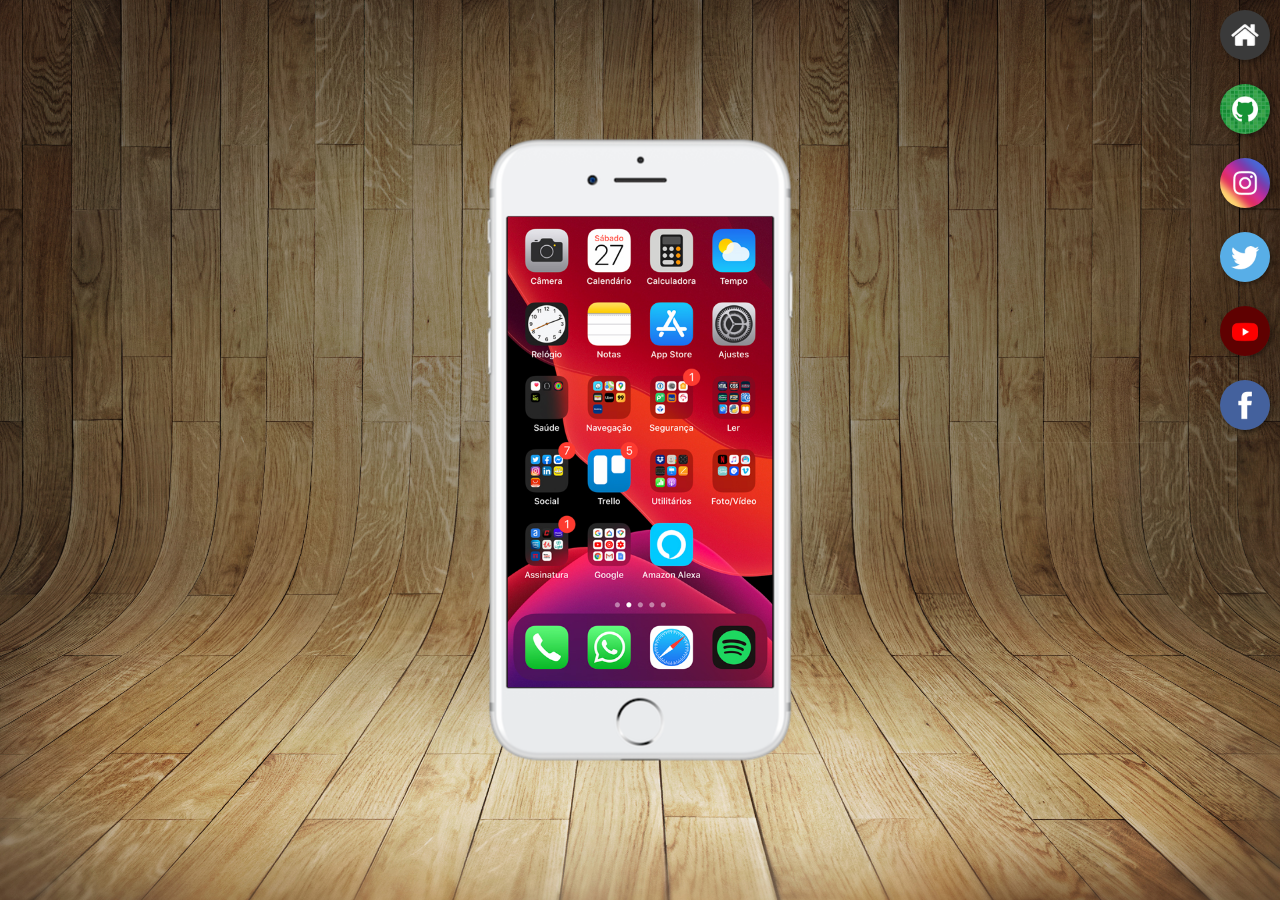
<file: index.html>
<!DOCTYPE html>
<html lang="pt-br">
<head>
    <meta charset="UTF-8">
    <meta name="viewport" content="width=device-width, initial-scale=1.0">
    <link rel="shortcut icon" href="imagens/favicon.ico" type="image/x-icon">
    <link rel="stylesheet" href="estilos/style.css">
    <title>Projeto Redes Sociais</title>
</head>
<body>
    <main>
        <section id="telefone"> <!-- Onde vai ficar o telefone -->

            <iframe id="tela" name="tela" src="home.html" frameborder="0"></iframe>

        </section>
        <section id="redes-sociais"> <!-- Onde vão ficar os ícones das redes -->
            <a href="home.html" target="tela"><img src="imagens/logo-home.jpg" alt="Home"></a> <br>
            <a href="github.html" target="tela"><img src="imagens/logo-github.jpg" alt="GitHub"></a> <br>
            <a href="instagram.html" target="tela"><img src="imagens/logo-instagram.jpg" alt="Instagram"></a> <br>
            <a href="#" target="tela"><img src="imagens/logo-twitter.jpg" alt="Twitter"></a> <br>
            <a href="youtube.html" target="tela"><img src="imagens/logo-youtube.jpg" alt="YouTube"></a> <br>
            <a href="facebook.html" target="tela"><img src="imagens/logo-facebook.jpg" alt="Facebook"></a>
        </section>

    </main>
</body>
</html>
</file>
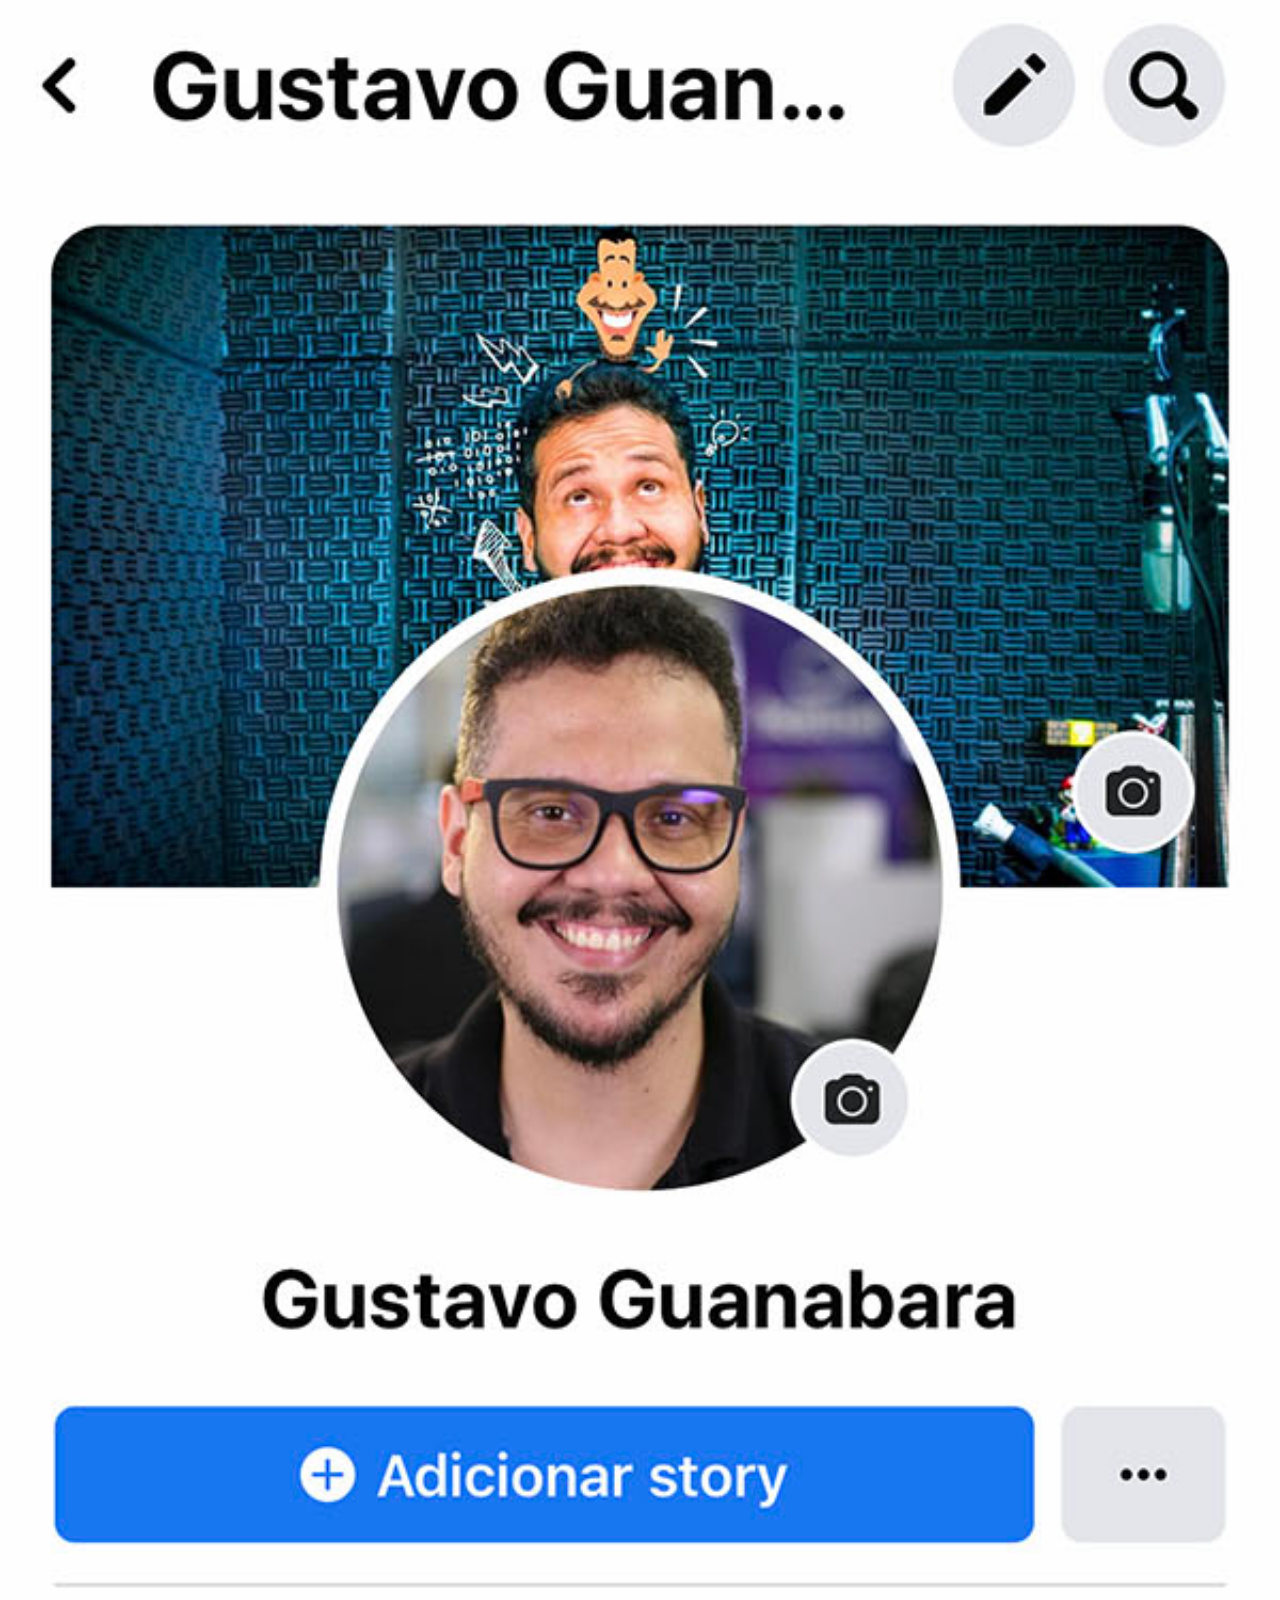
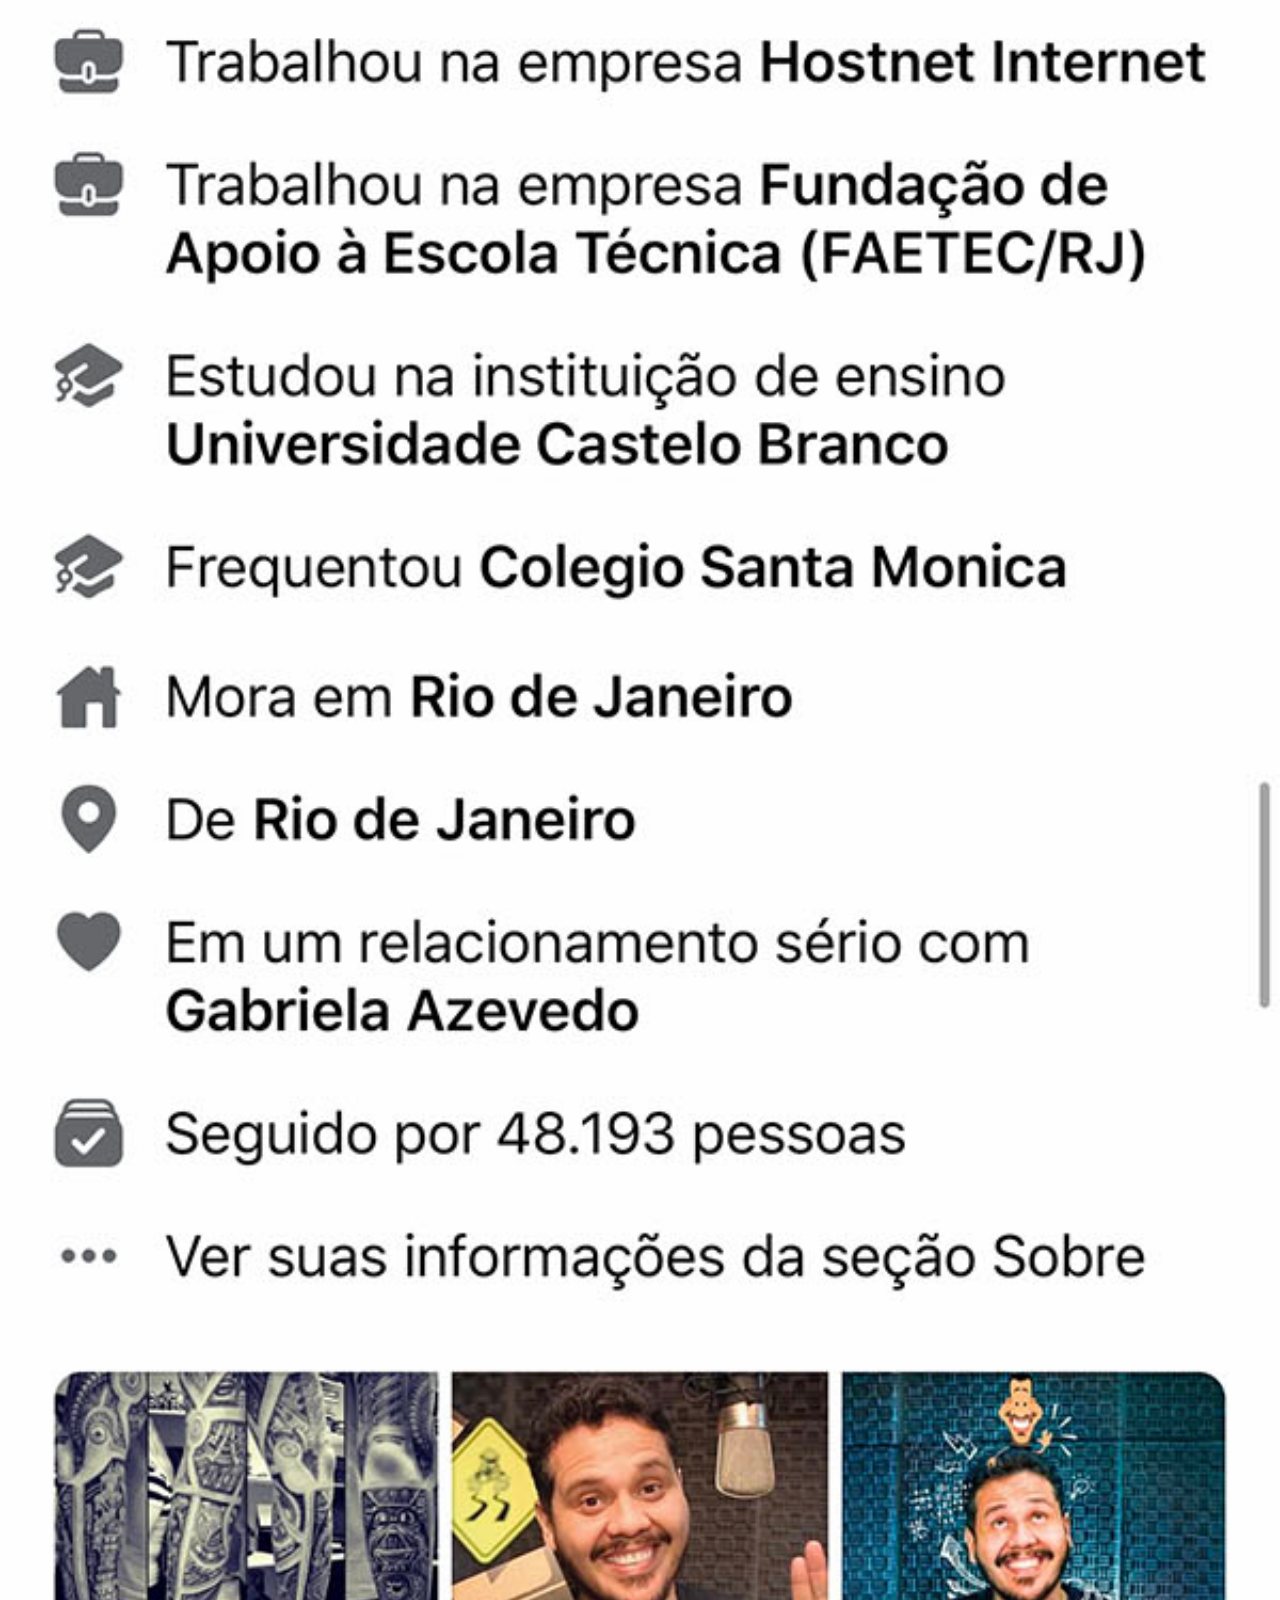
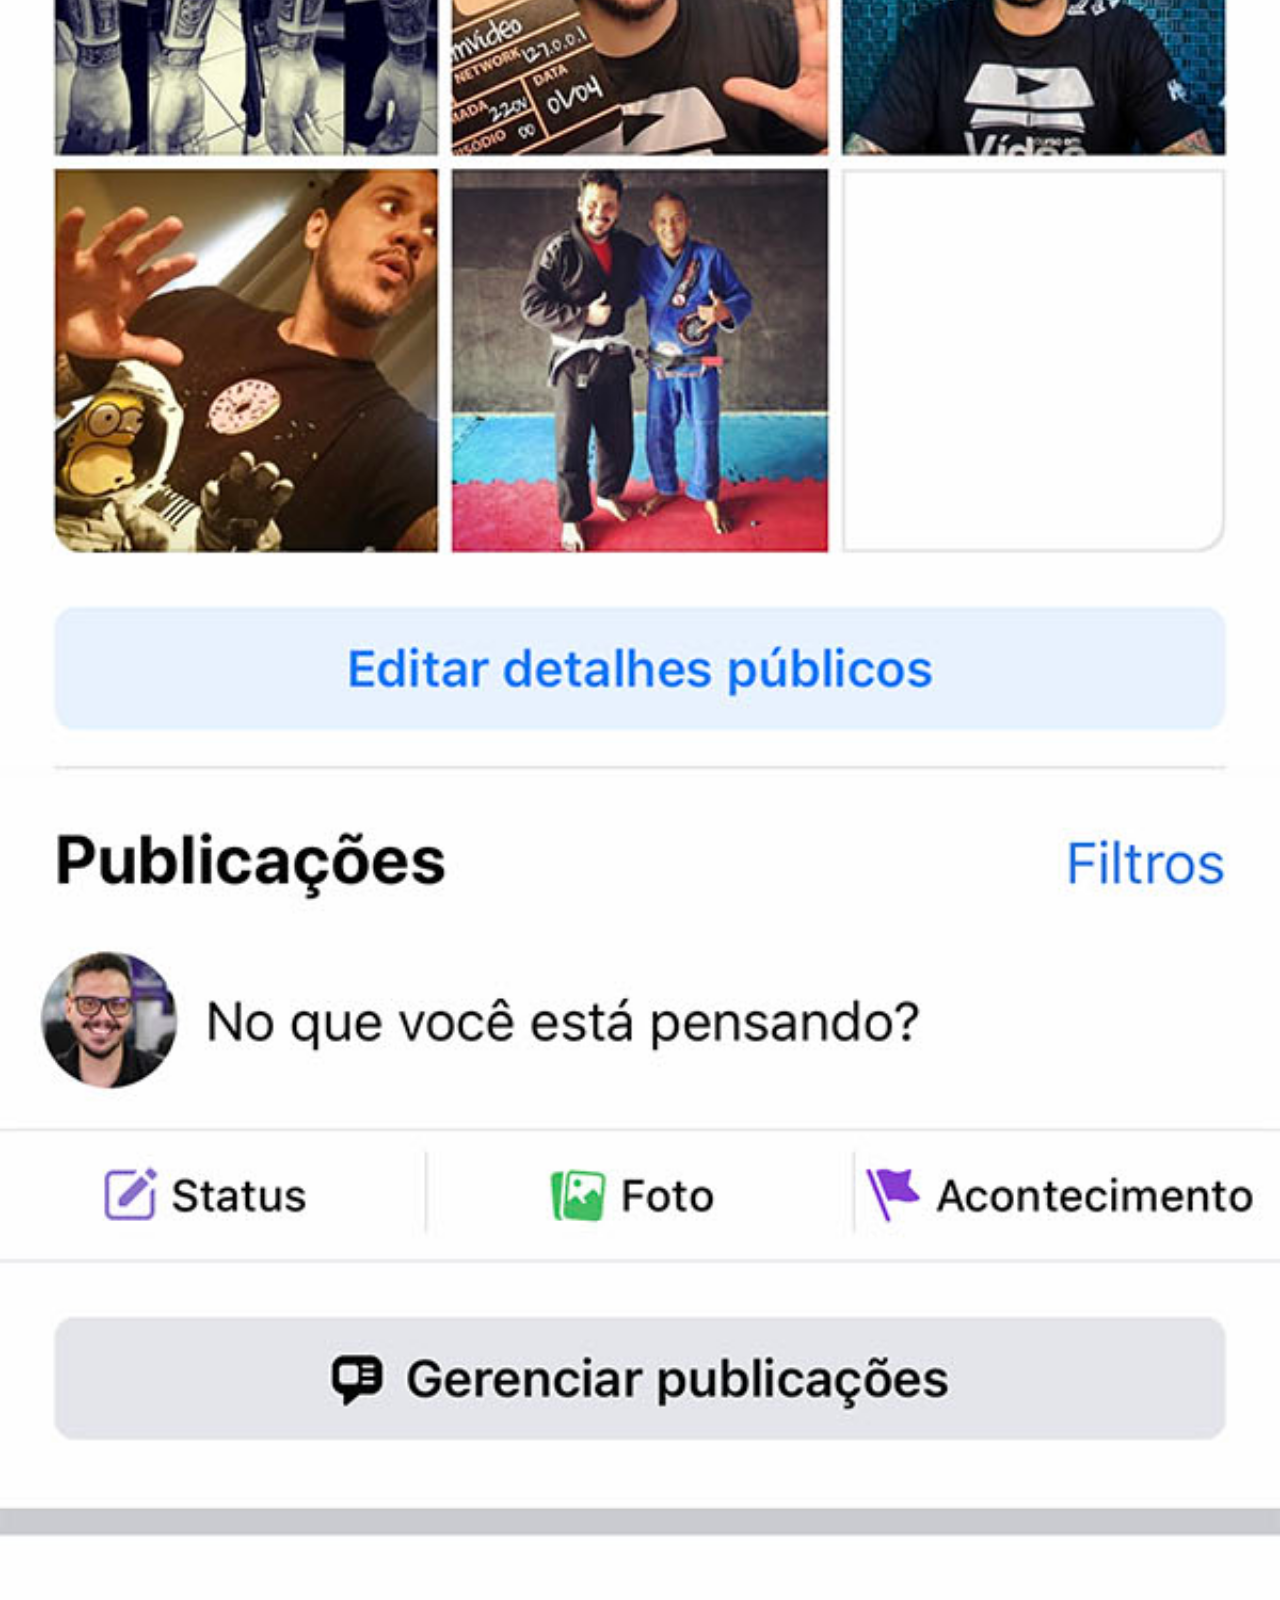
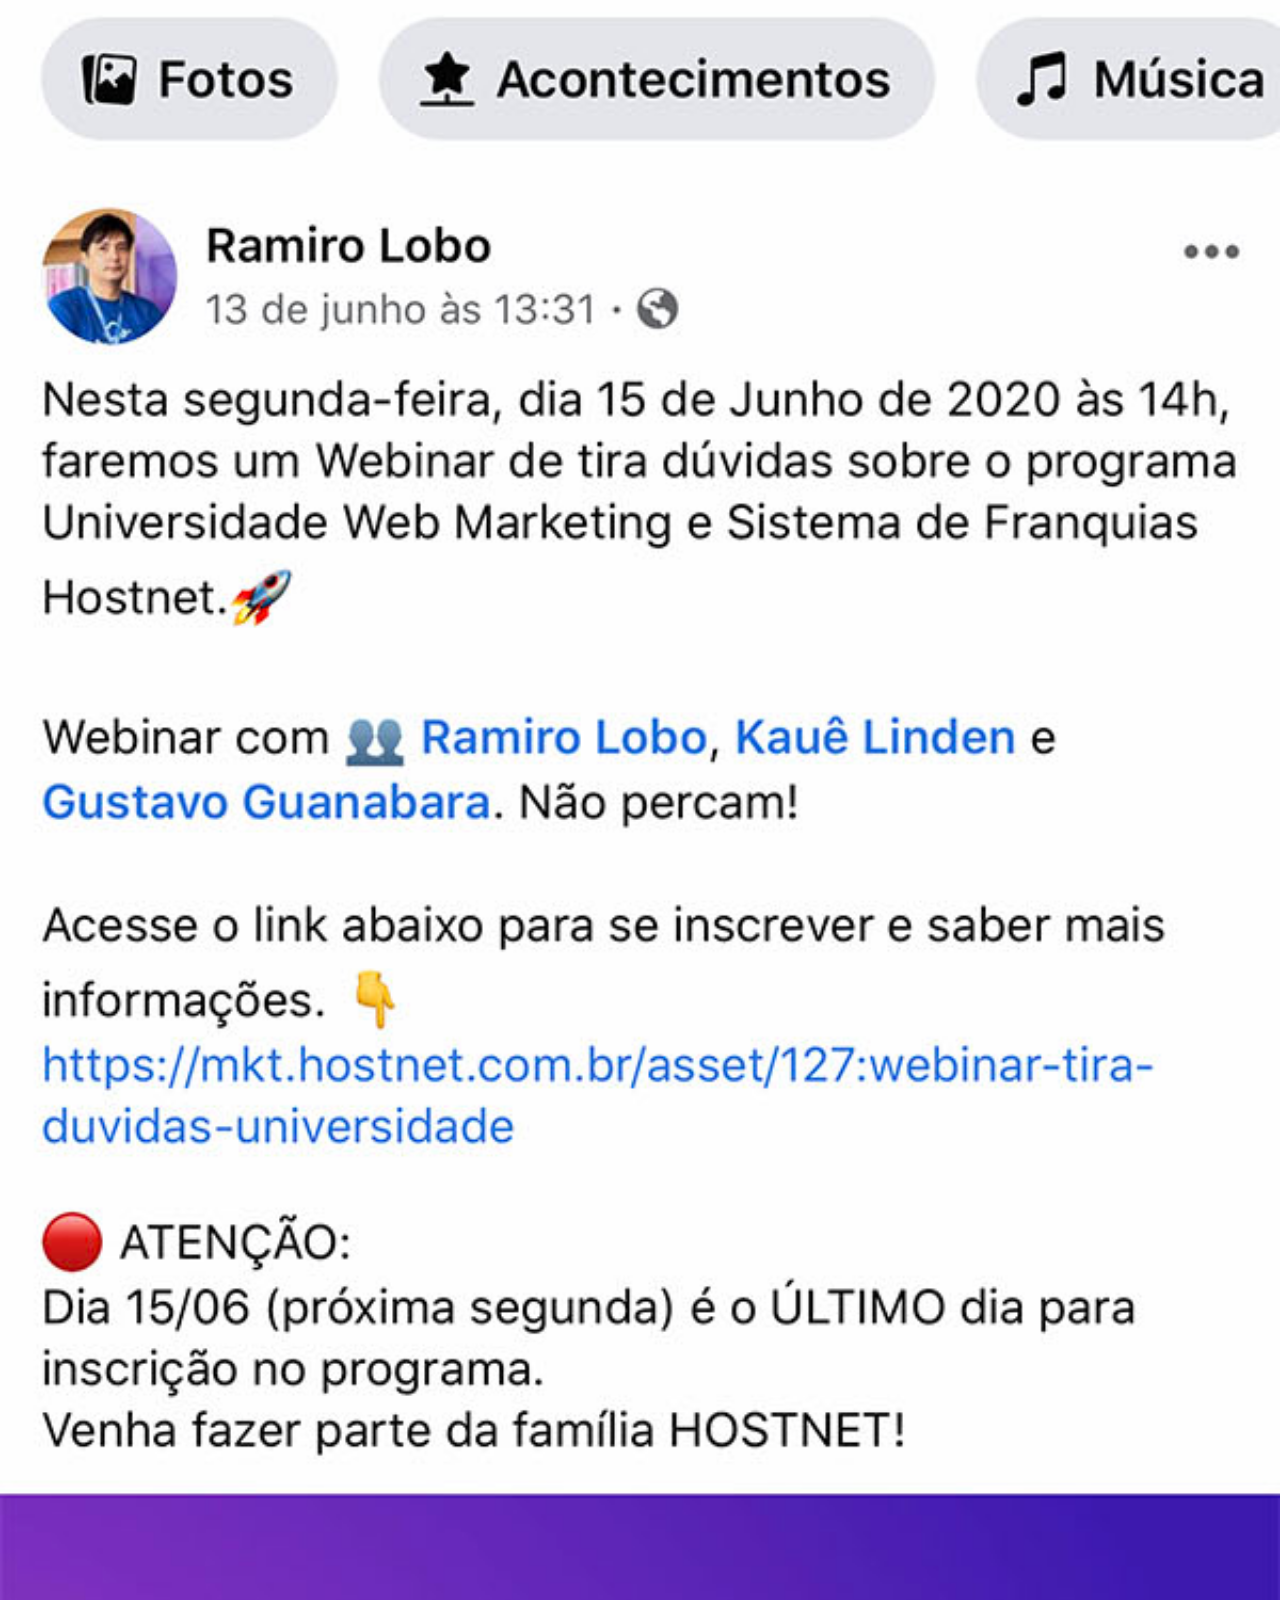
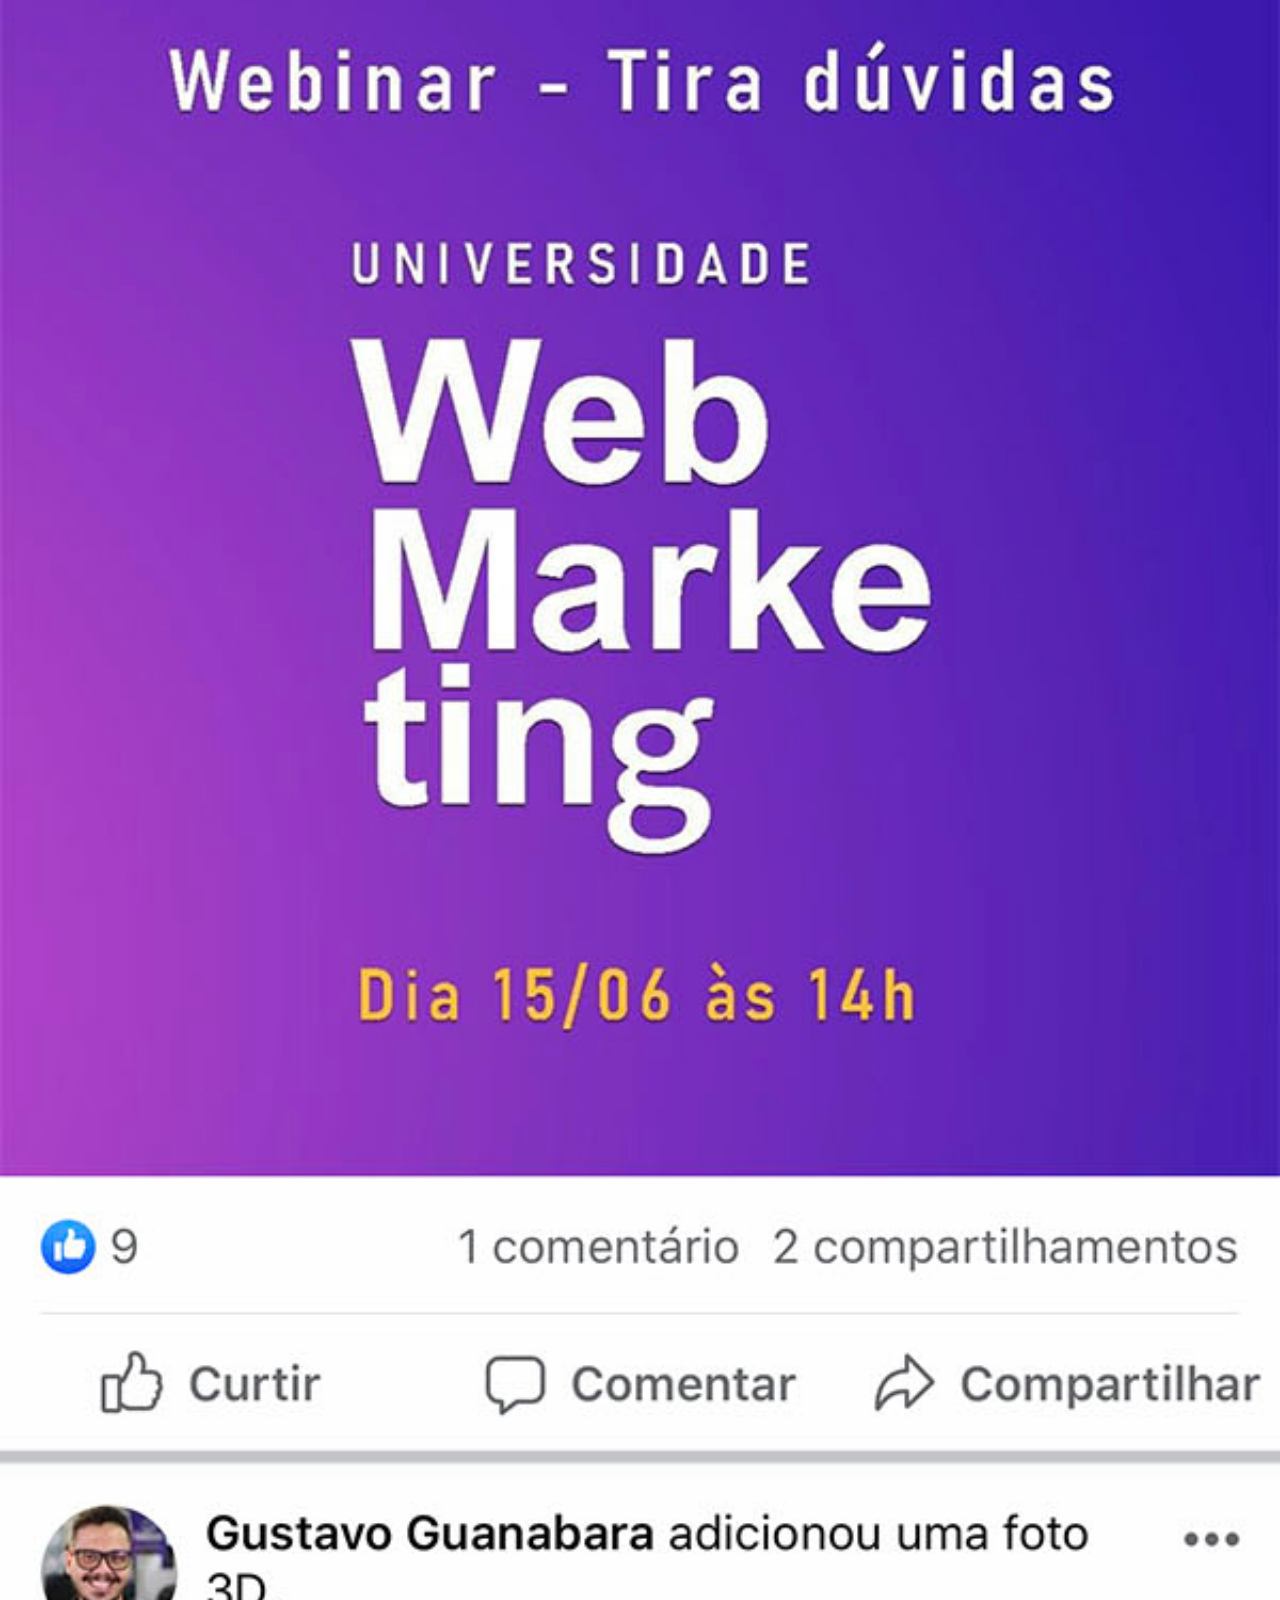
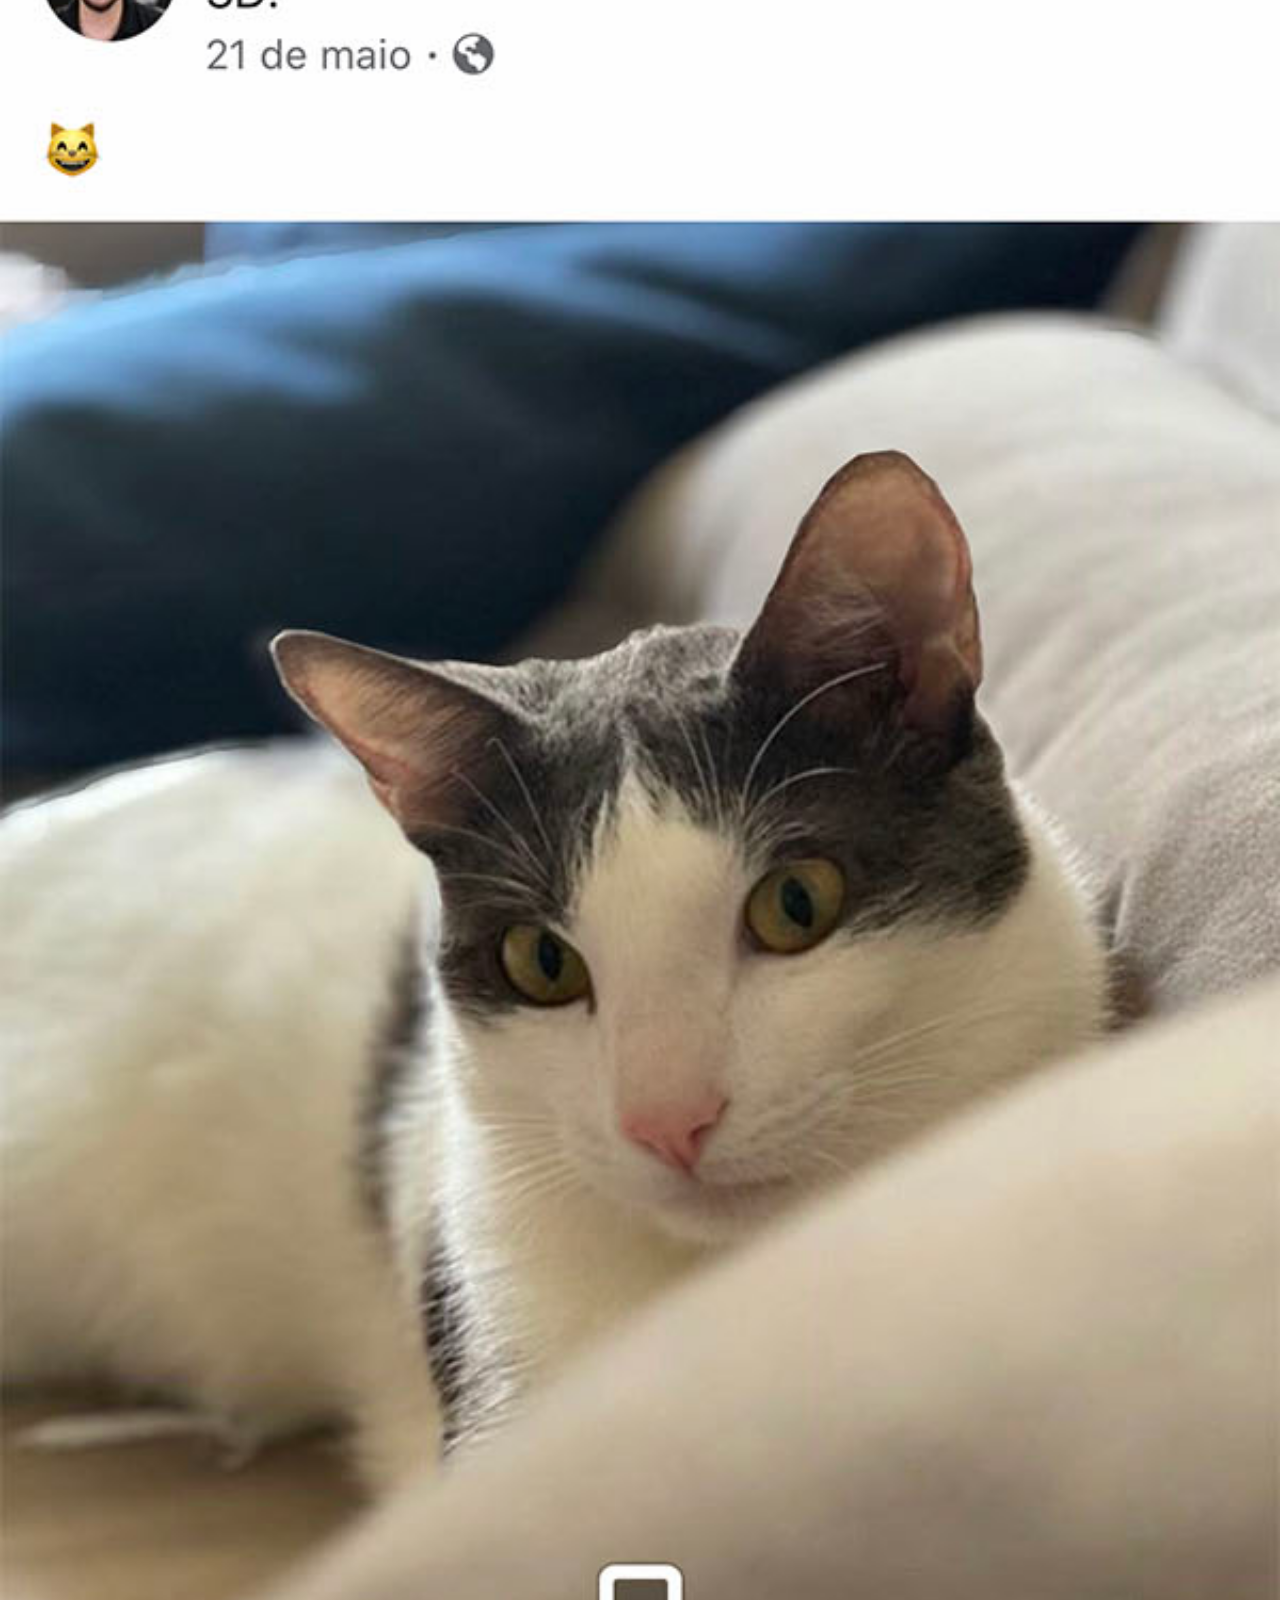
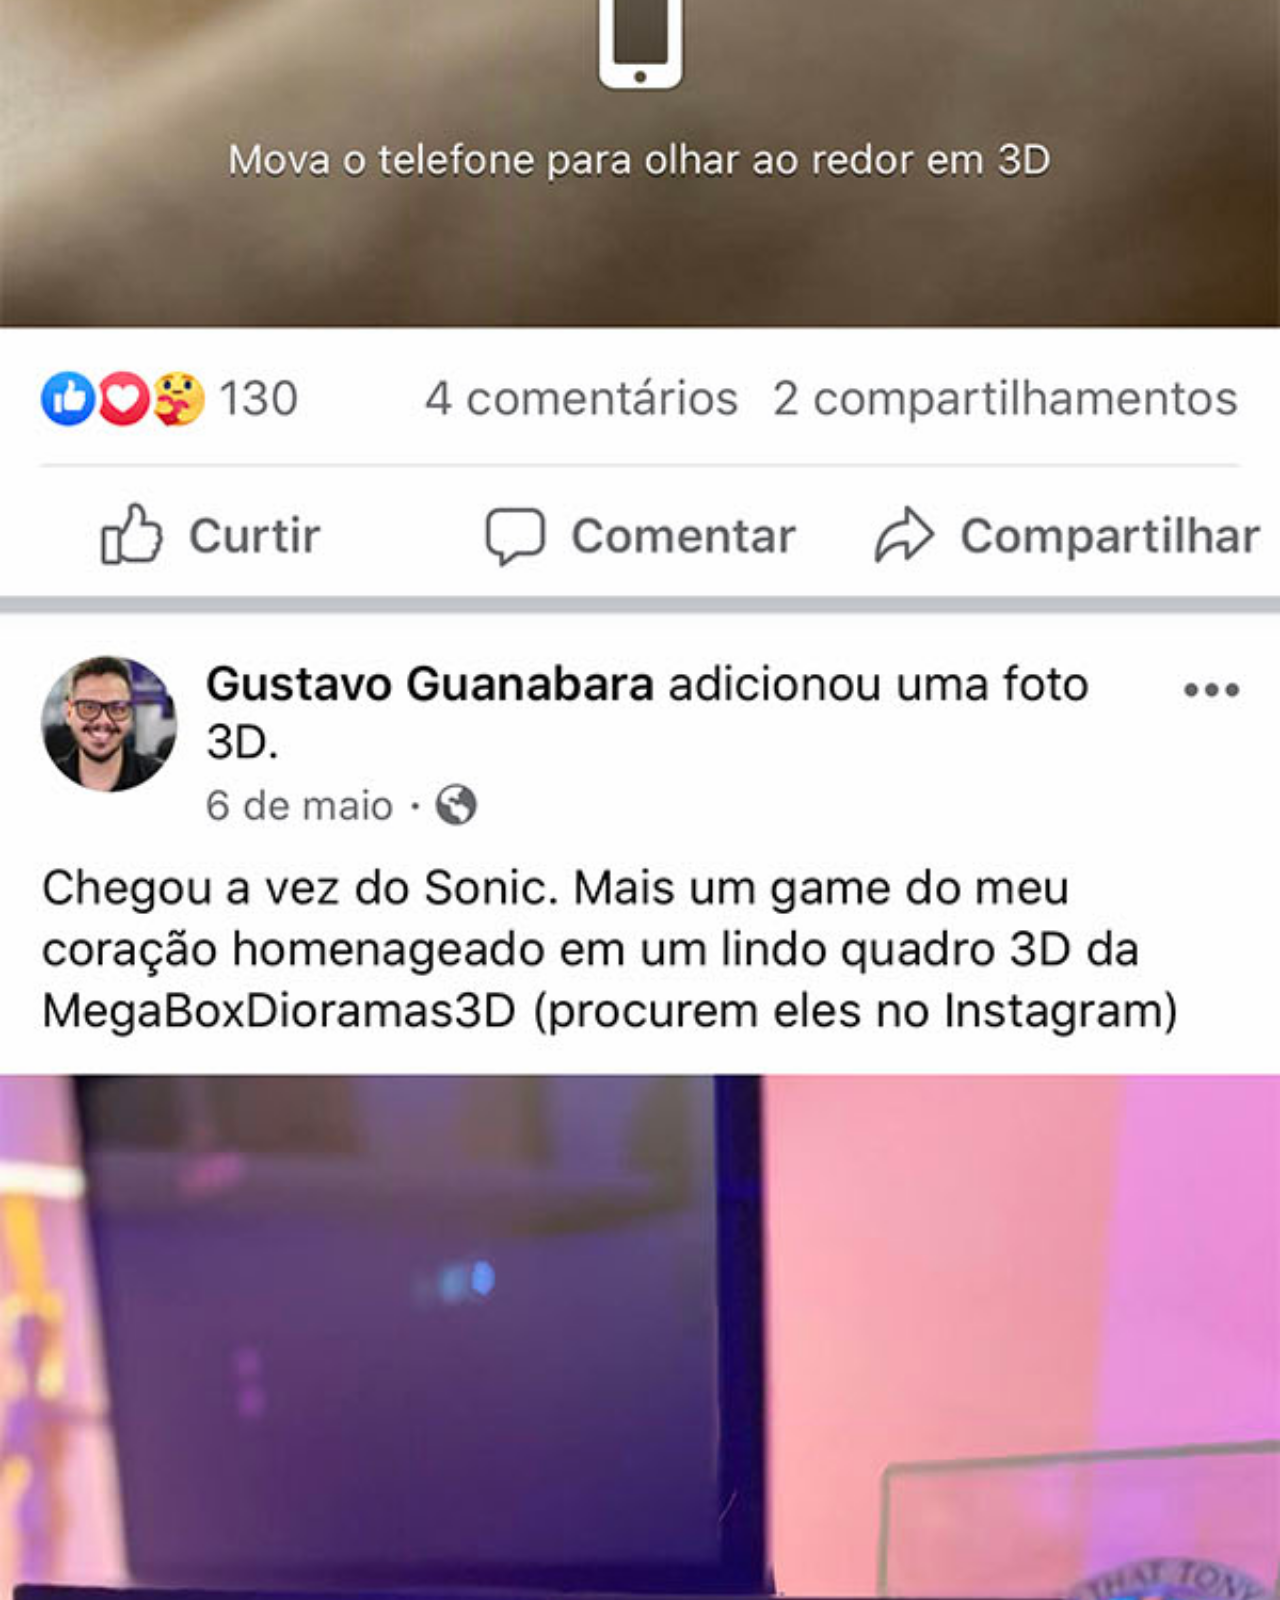
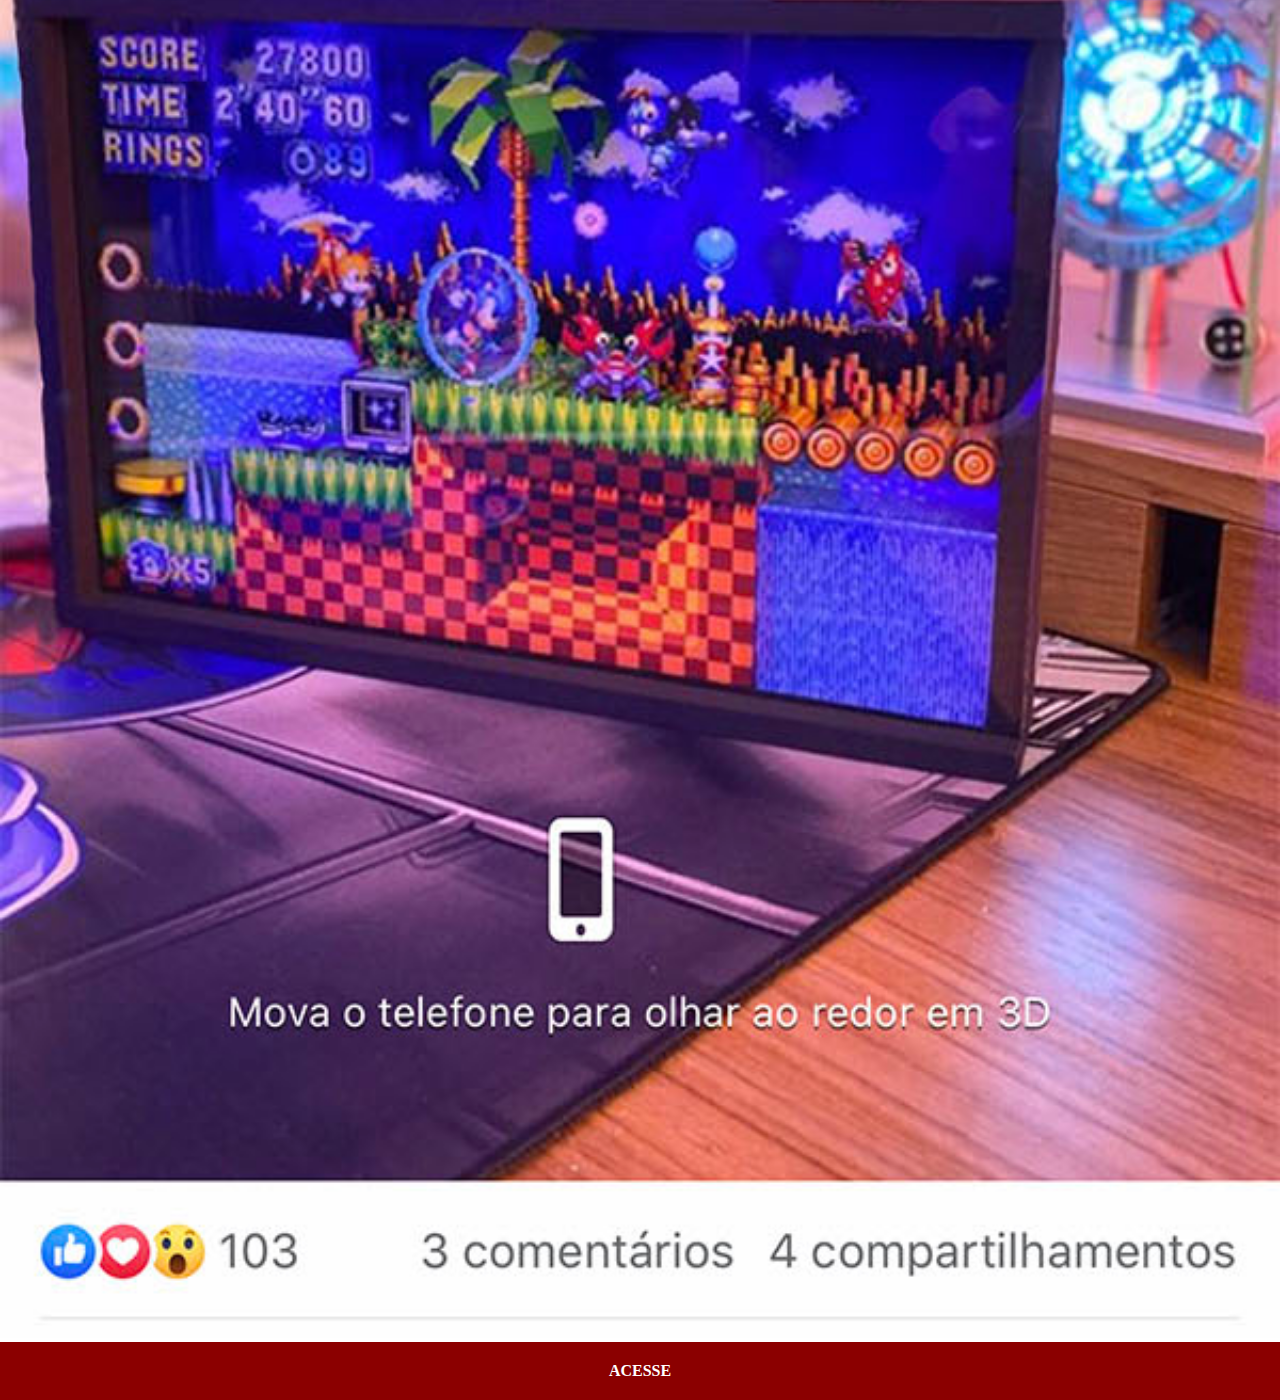
<file: facebook.html>
<!DOCTYPE html>
<html lang="pt-br">
<head>
    <meta charset="UTF-8">
    <meta name="viewport" content="width=device-width, initial-scale=1.0">
    <link rel="stylesheet" href="estilos/social.css">
    <title>Facebook</title>
</head>
<body>
    <img src="imagens/tela-facebook.jpg" alt="">
    <a href="https://pt-br.facebook.com">ACESSE</a>
</body>
</html>
</file>
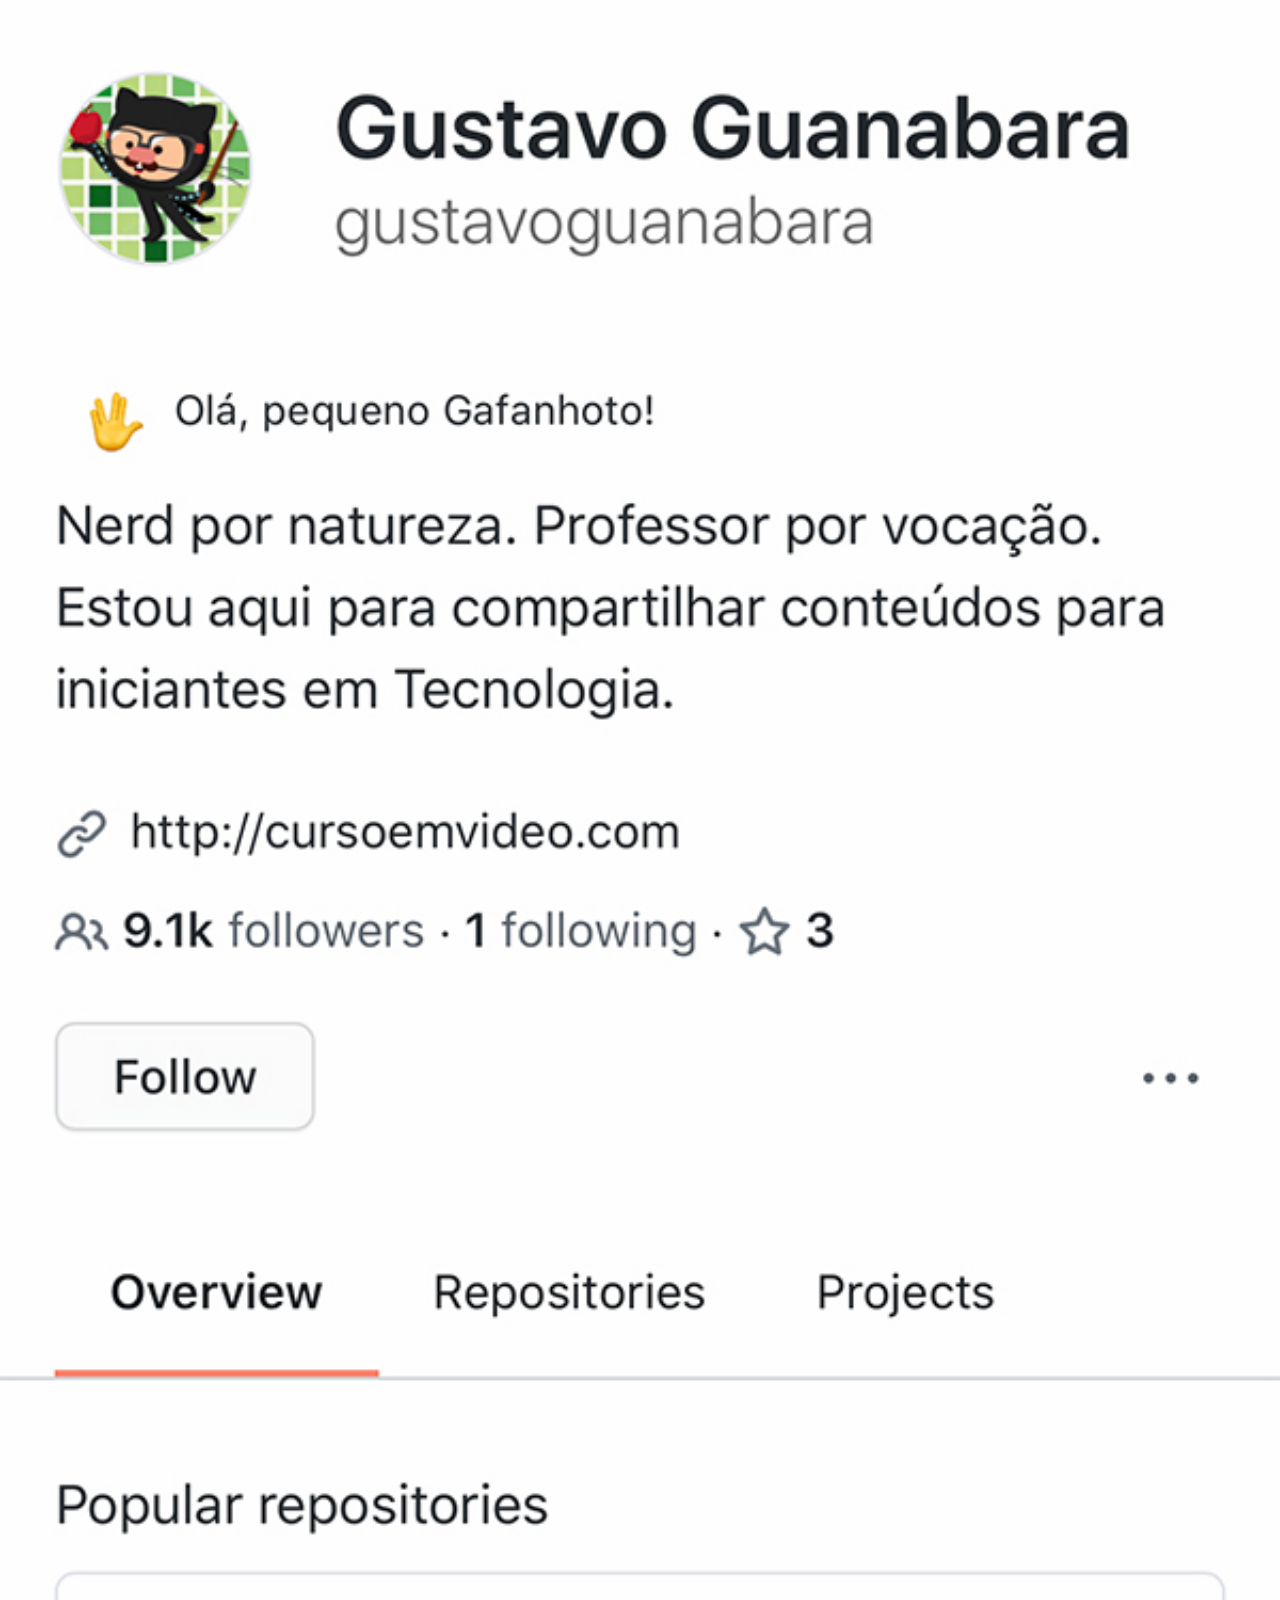
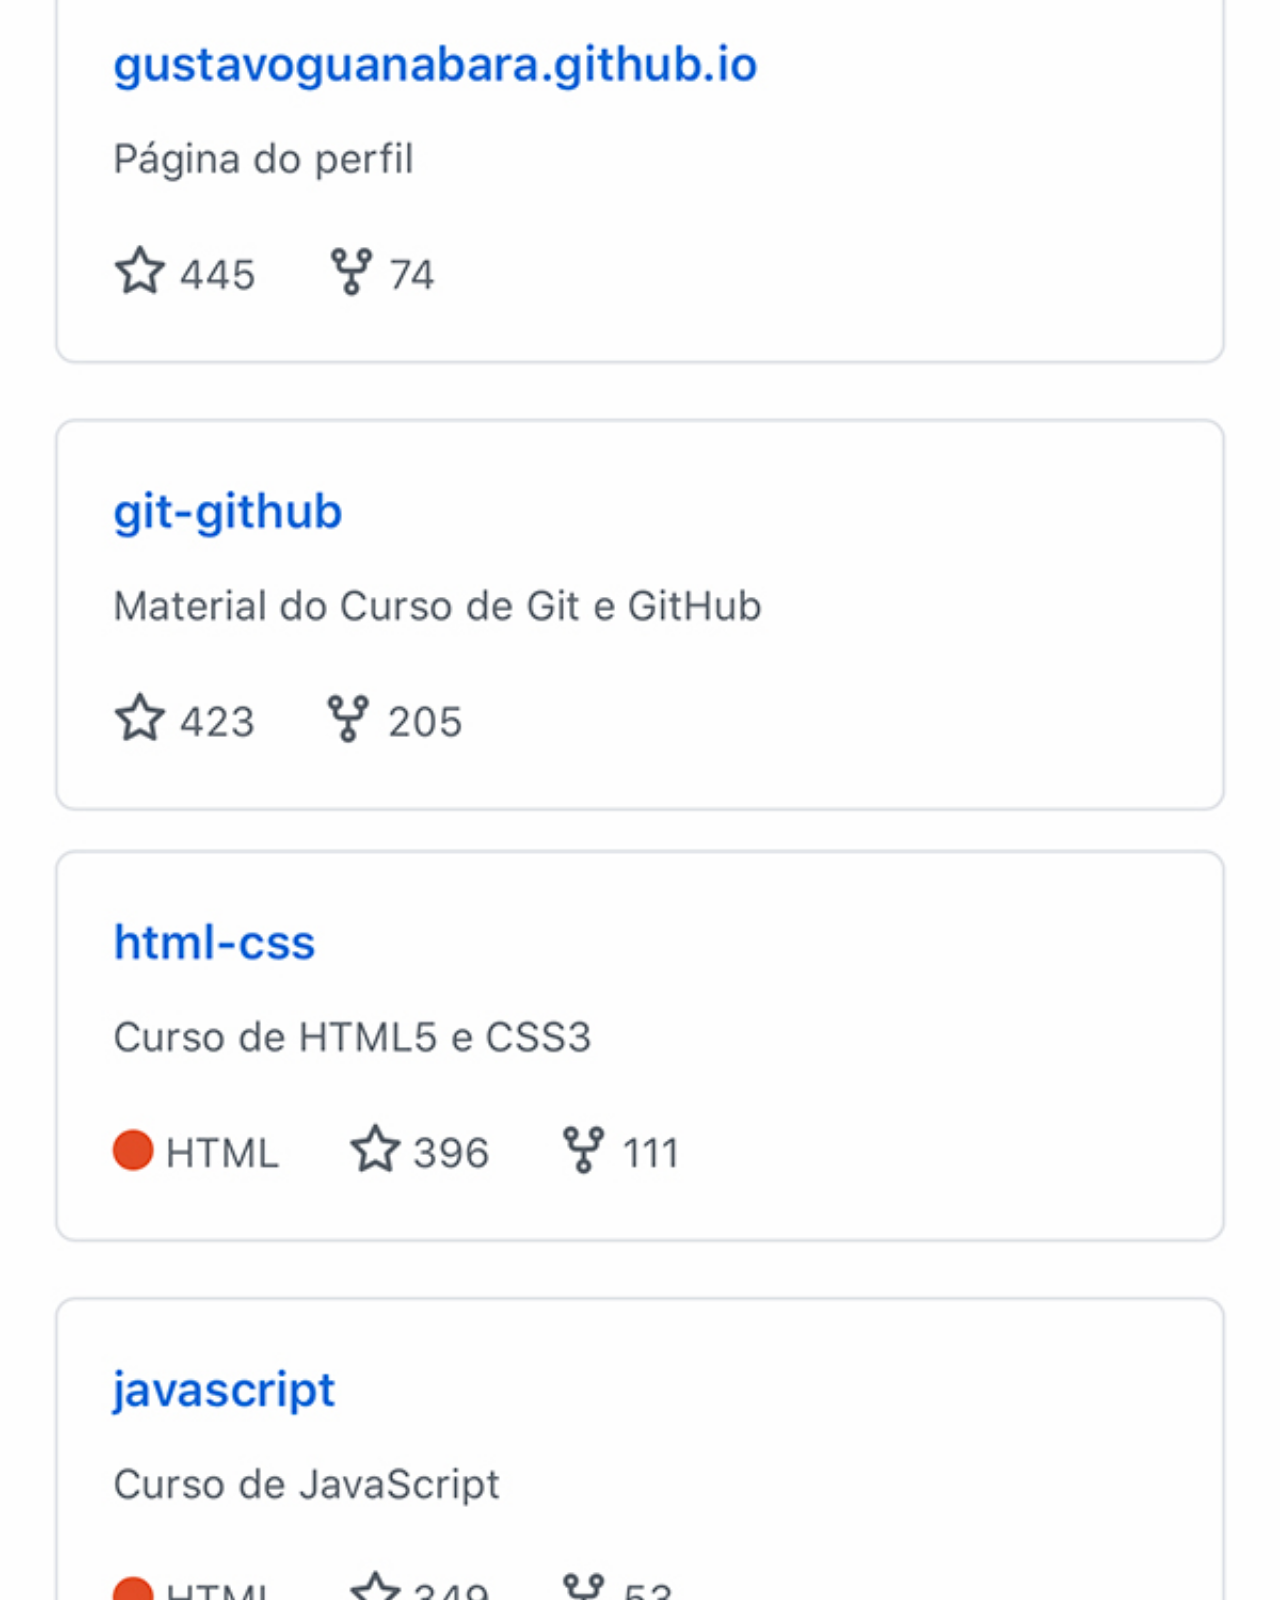
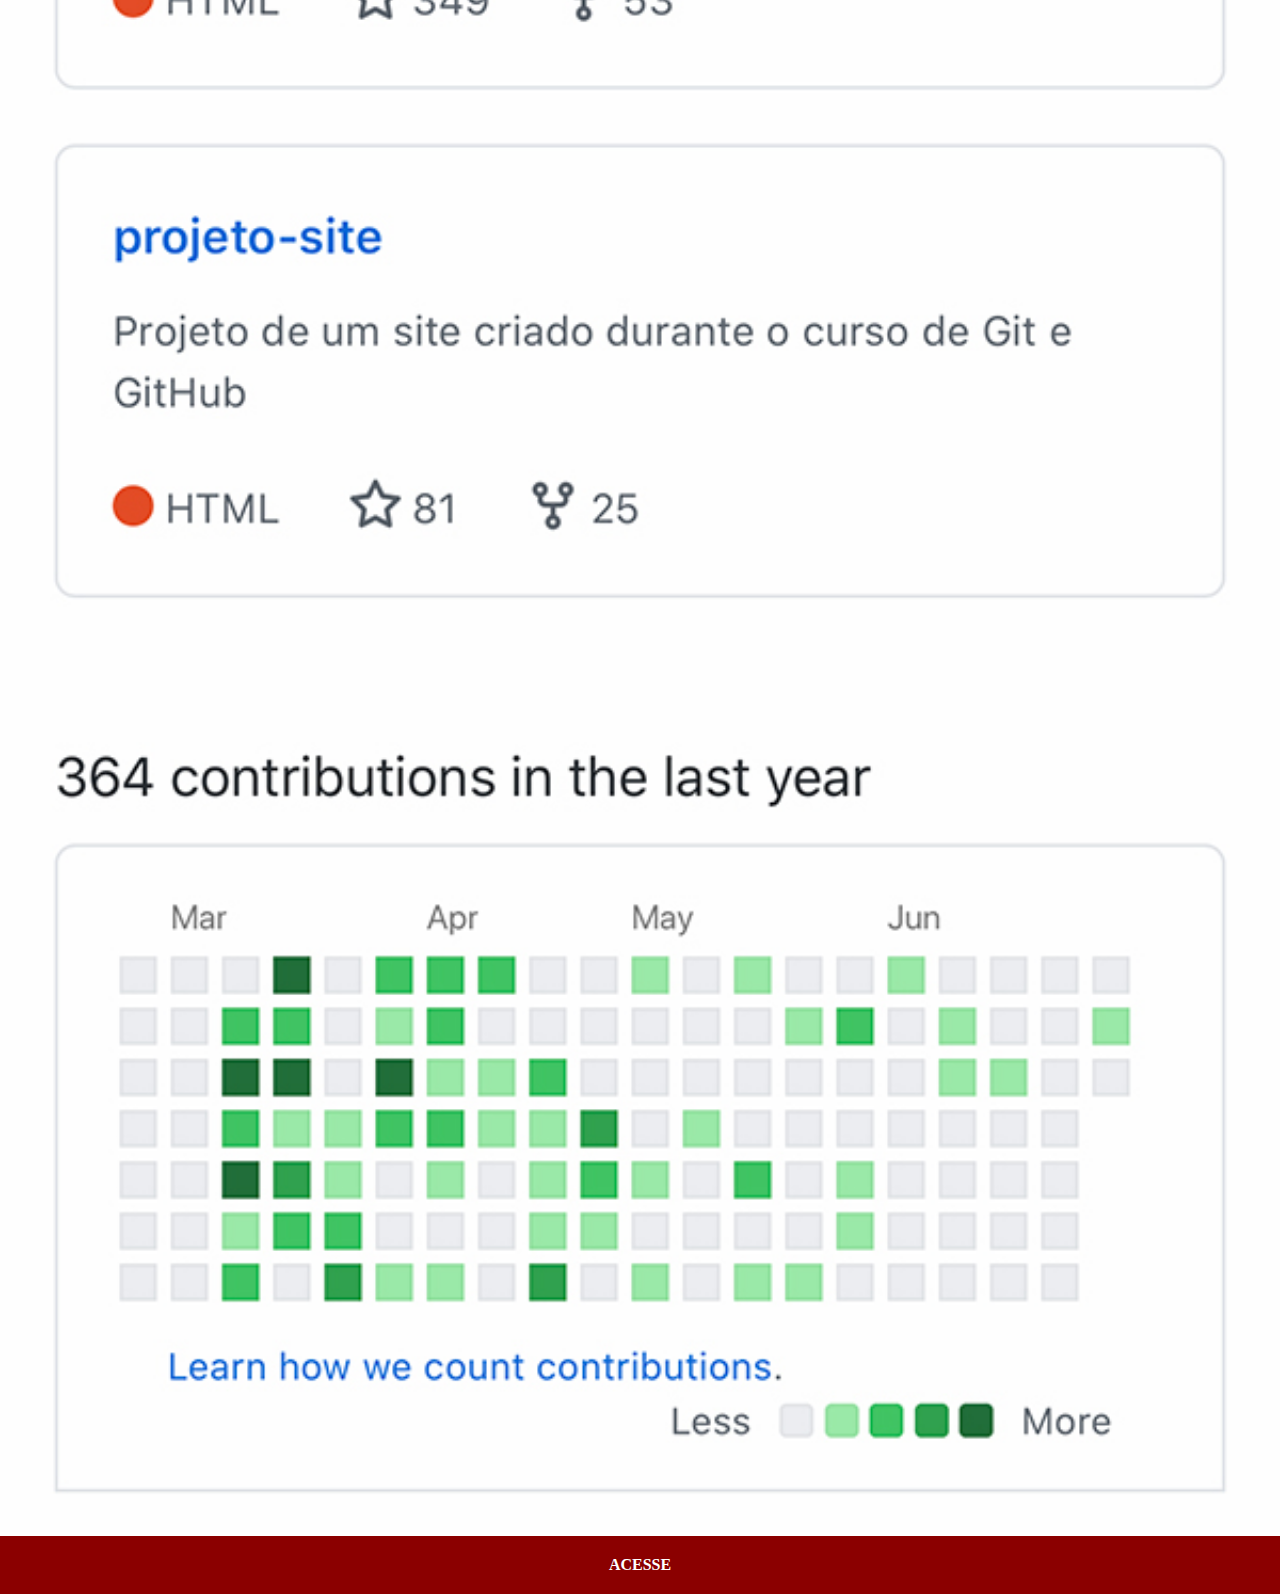
<file: github.html>
<!DOCTYPE html>
<html lang="pt-br">
<head>
    <meta charset="UTF-8">
    <meta name="viewport" content="width=device-width, initial-scale=1.0">
    <link rel="stylesheet" href="estilos/social.css">
    <title>GitHub</title>
</head>
<body>
    <img src="imagens/tela-github.jpg" alt="">
    <a href="https://github.com/">ACESSE</a>
</body>
</html>
</file>
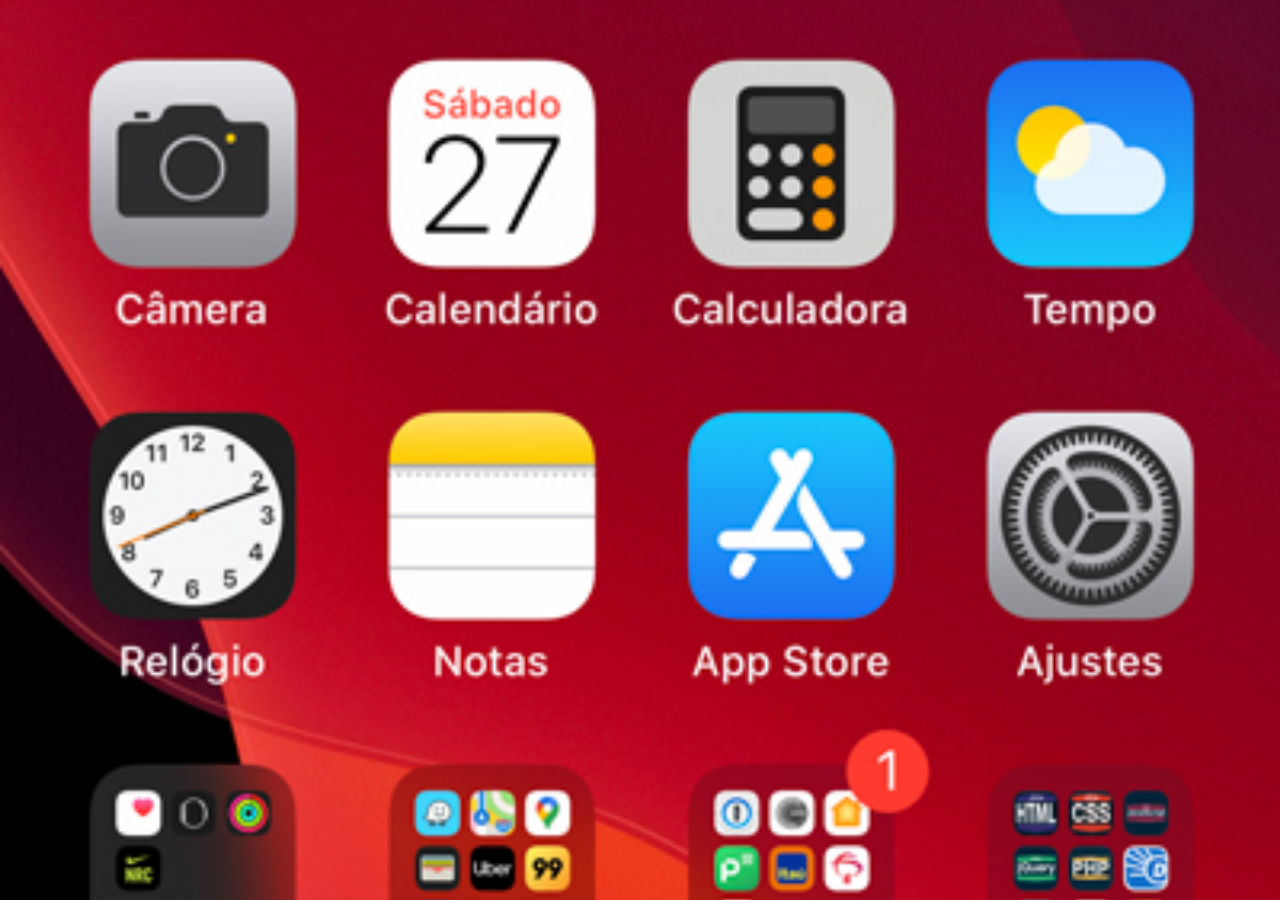
<file: home.html>
<!DOCTYPE html>
<html lang="pt-br">
<head>
    <meta charset="UTF-8">
    <meta name="viewport" content="width=device-width, initial-scale=1.0">
    <title>Home</title>
    <style>
        * {
            margin: 0px;
            padding: 0px;
        }

        body {
            width: 100vw;
            height: 100vh;
            background: black url("imagens/tela-home.jpg") no-repeat top center;
            background-size: cover;
        }
    </style>
</head>
<body>
    
</body>
</html>
</file>
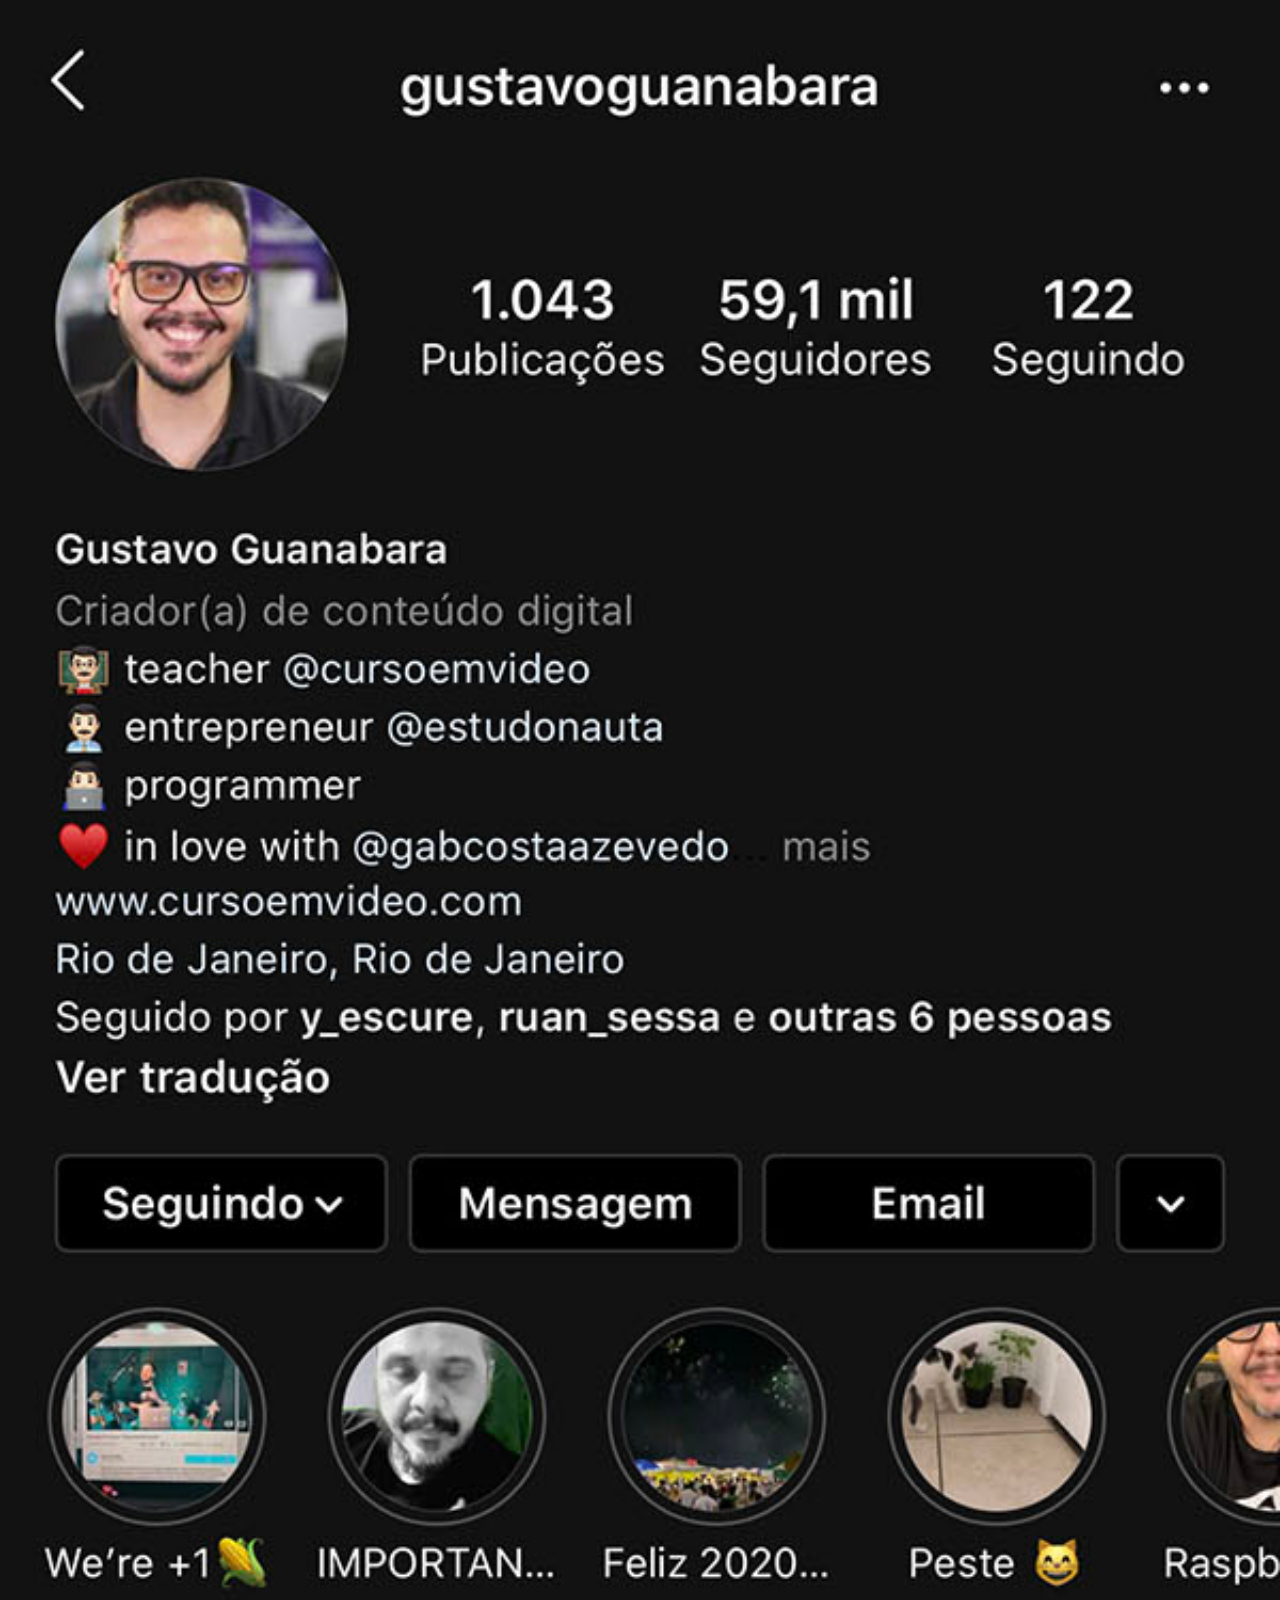
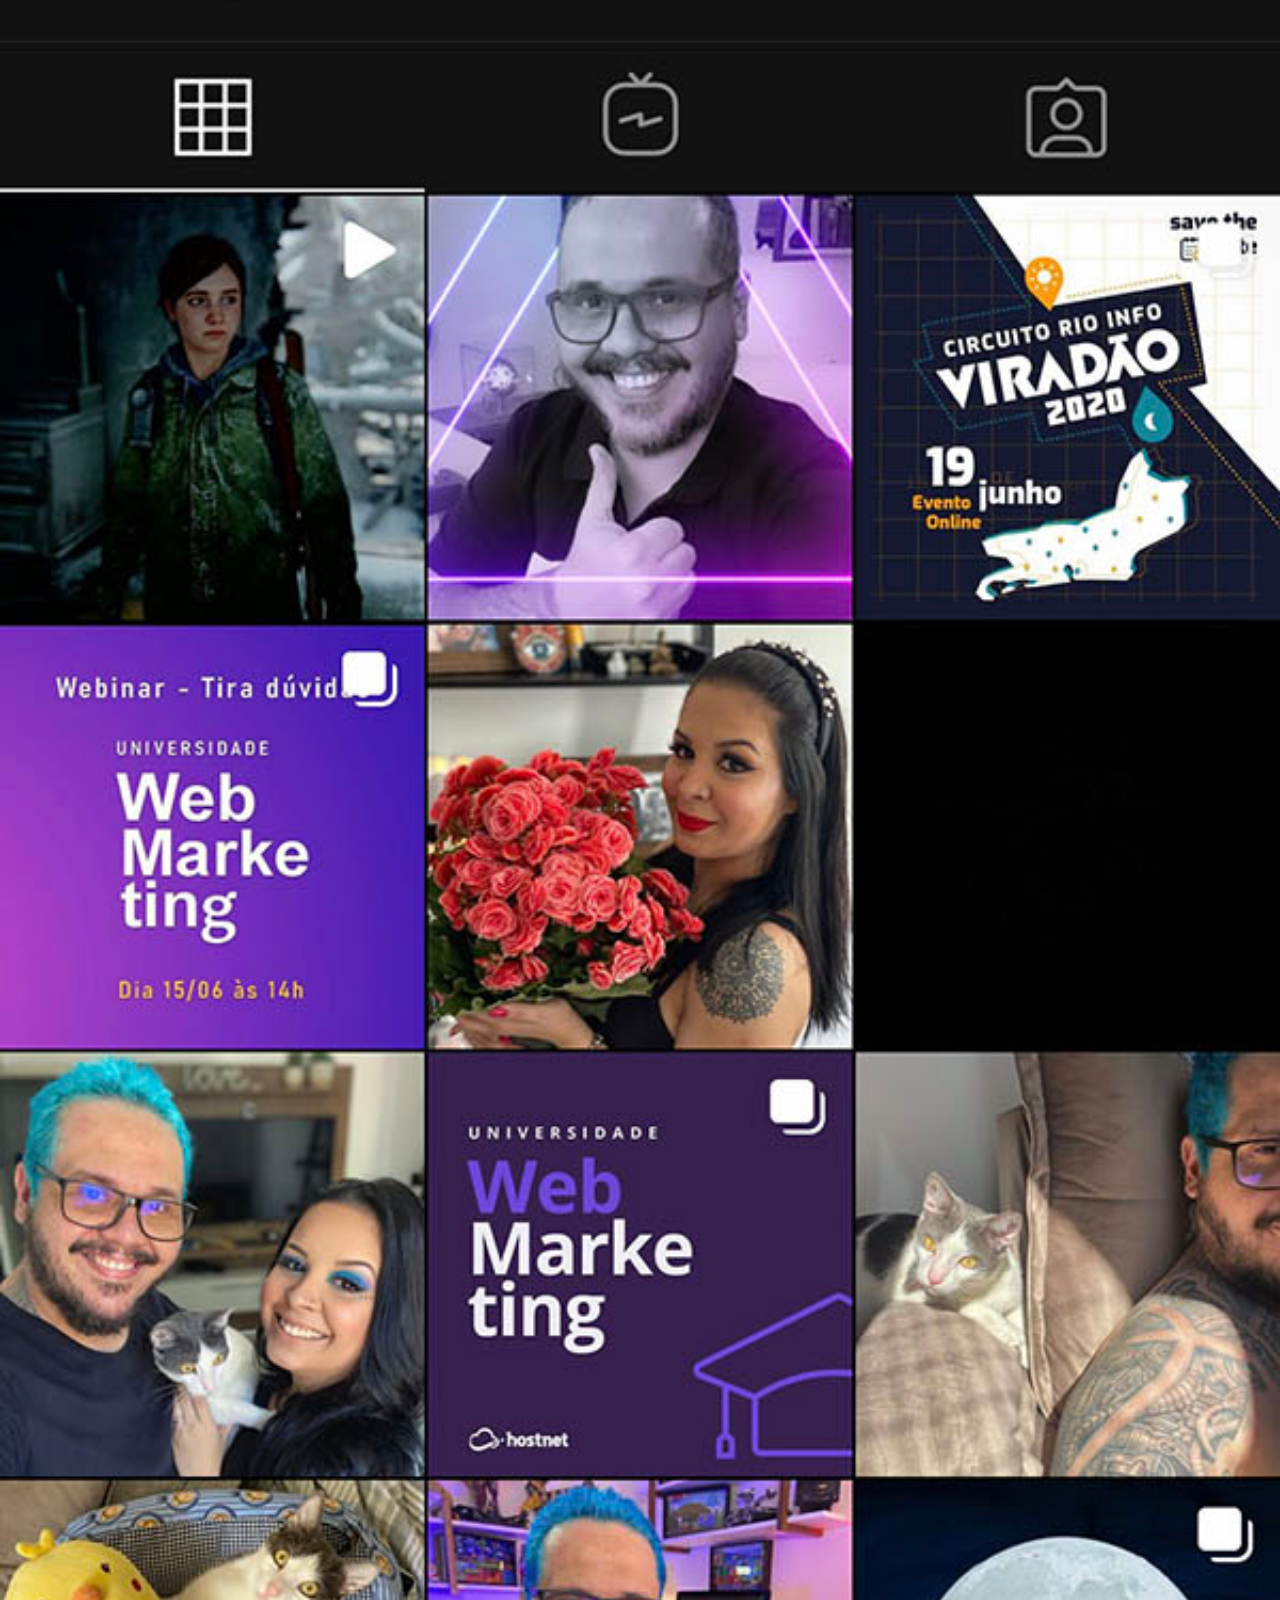
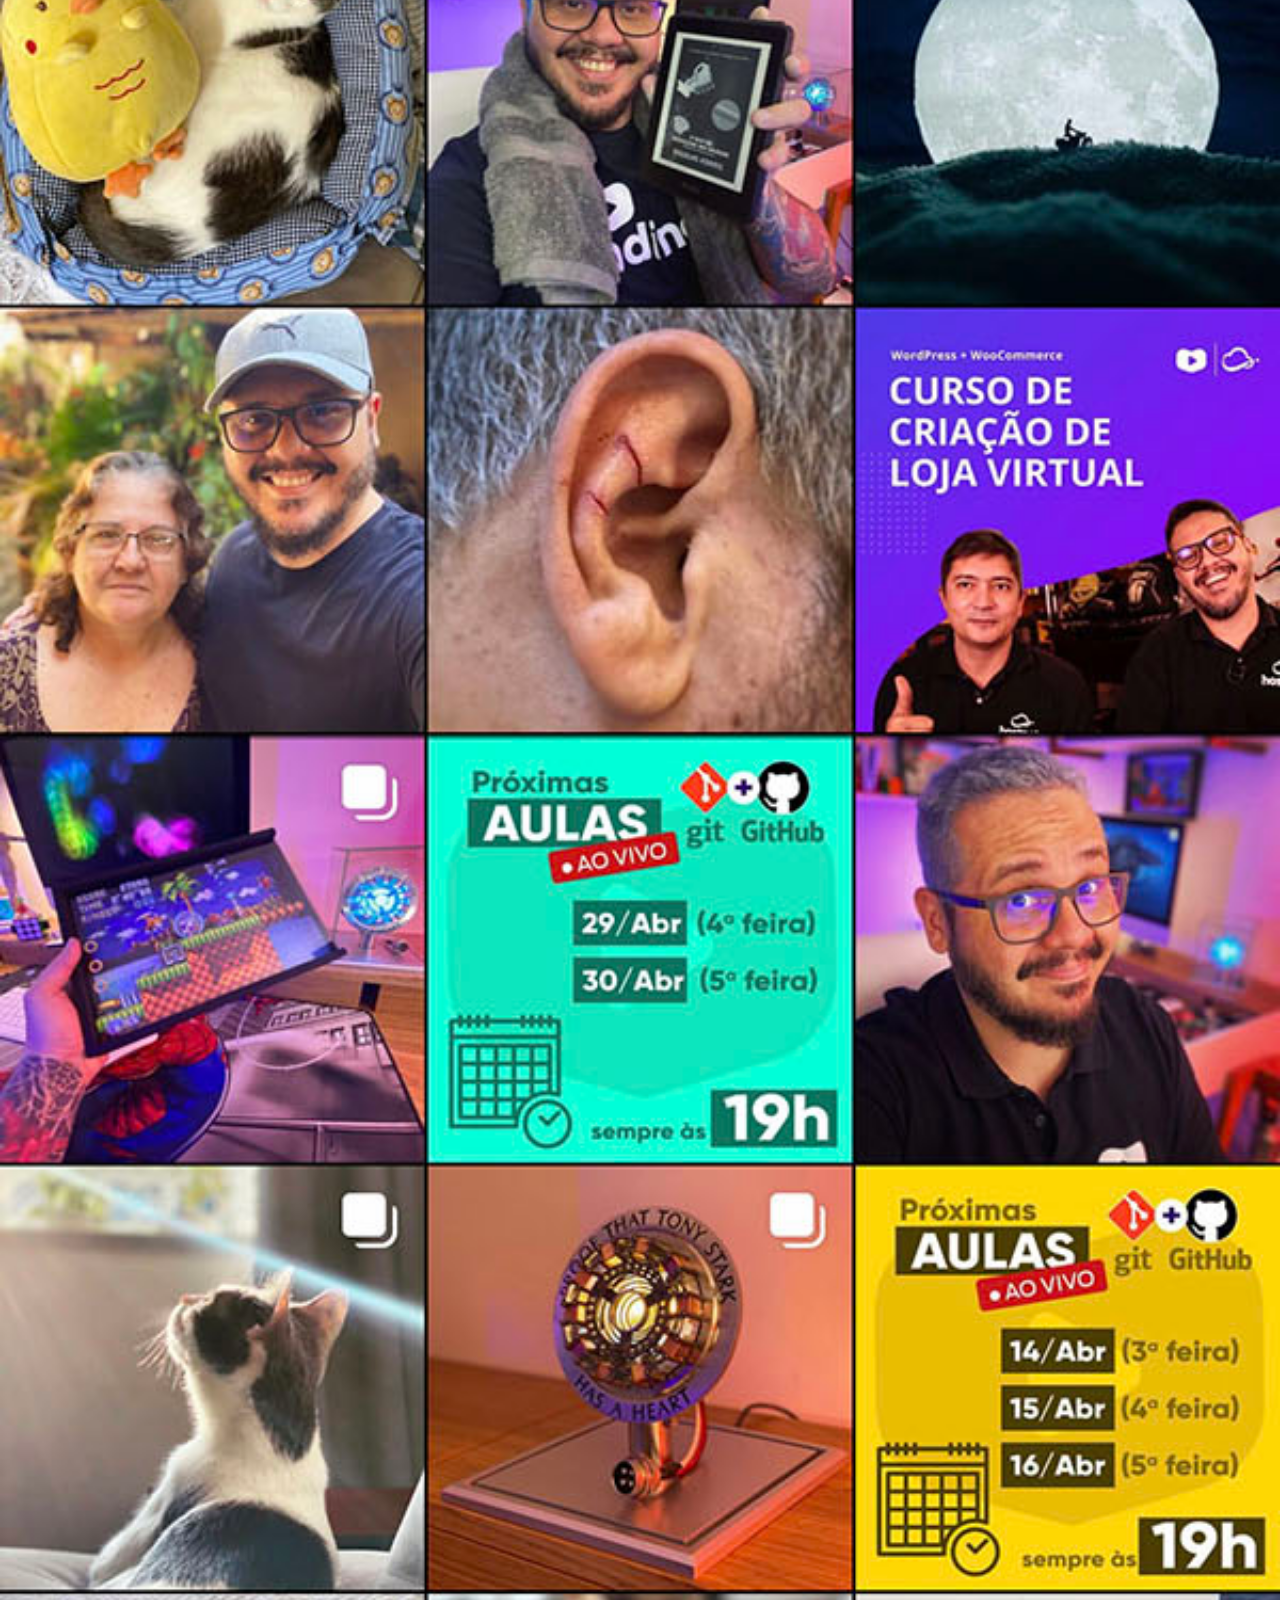
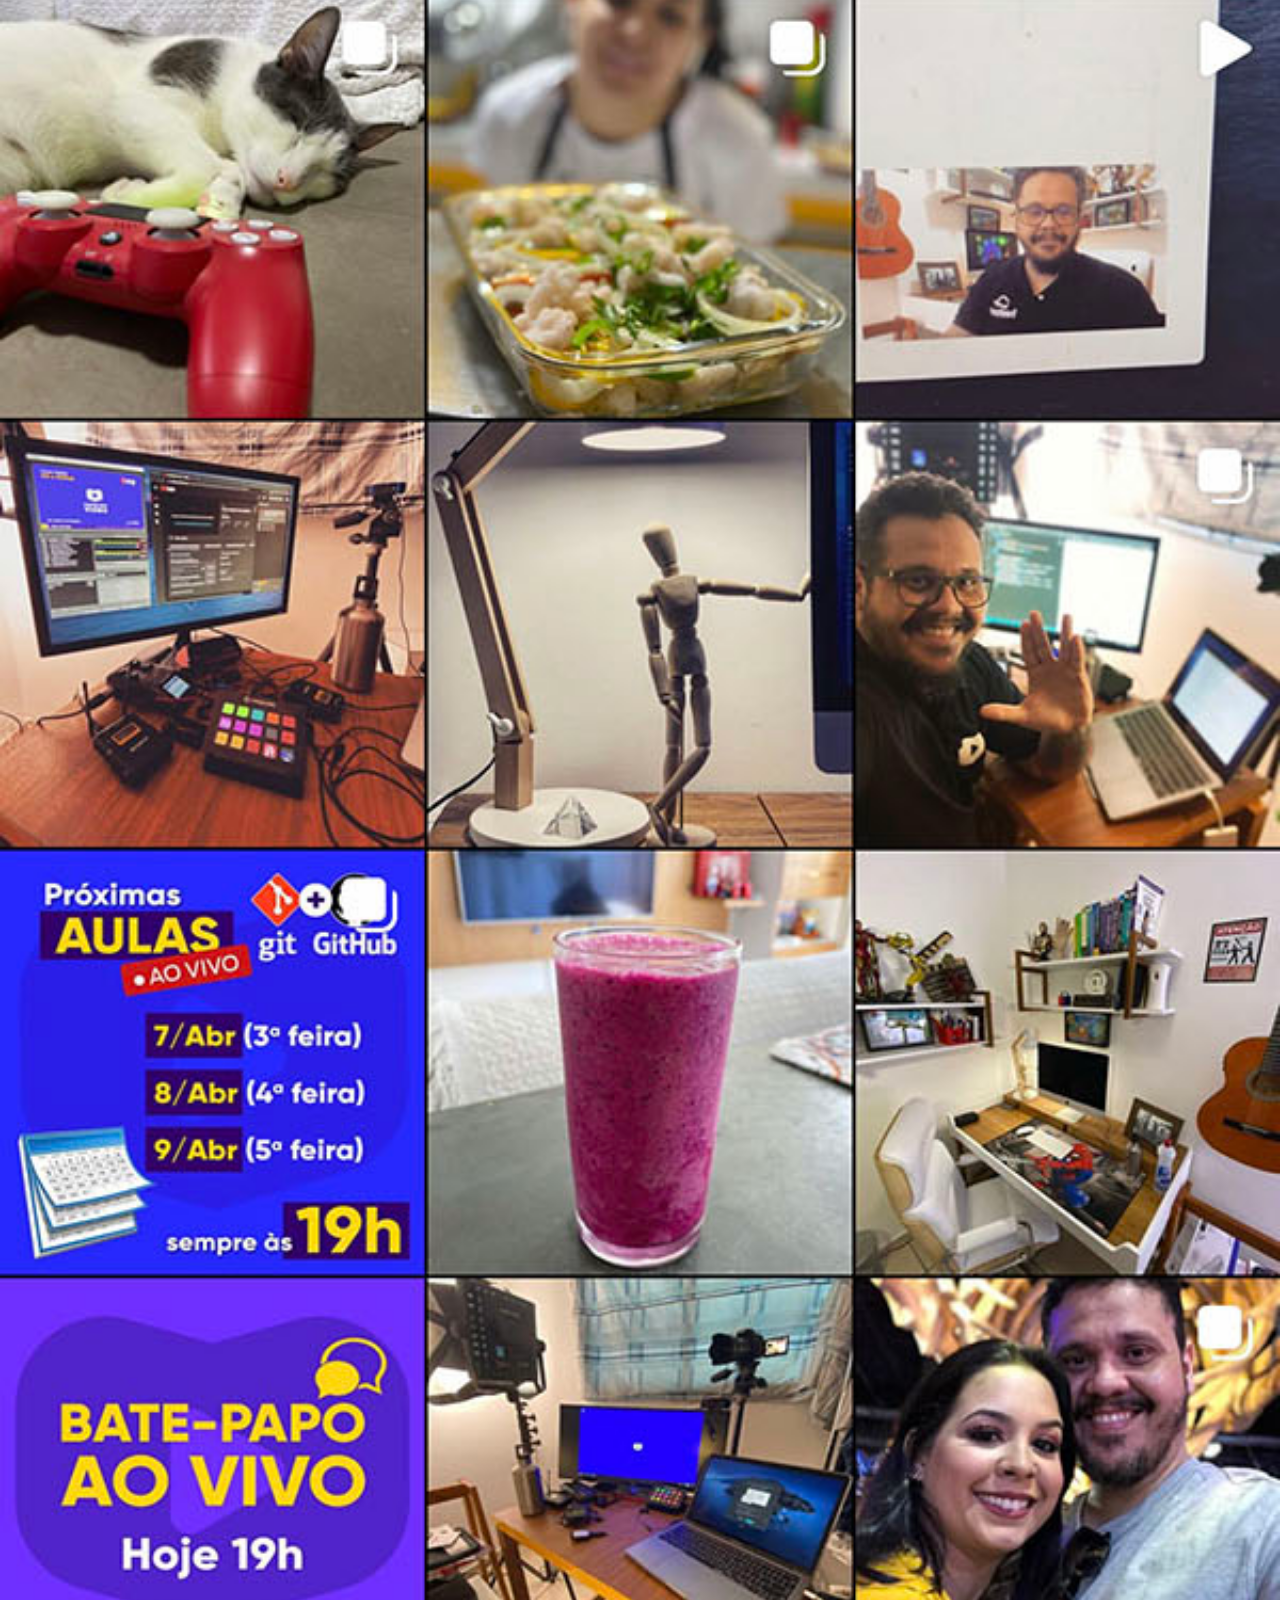
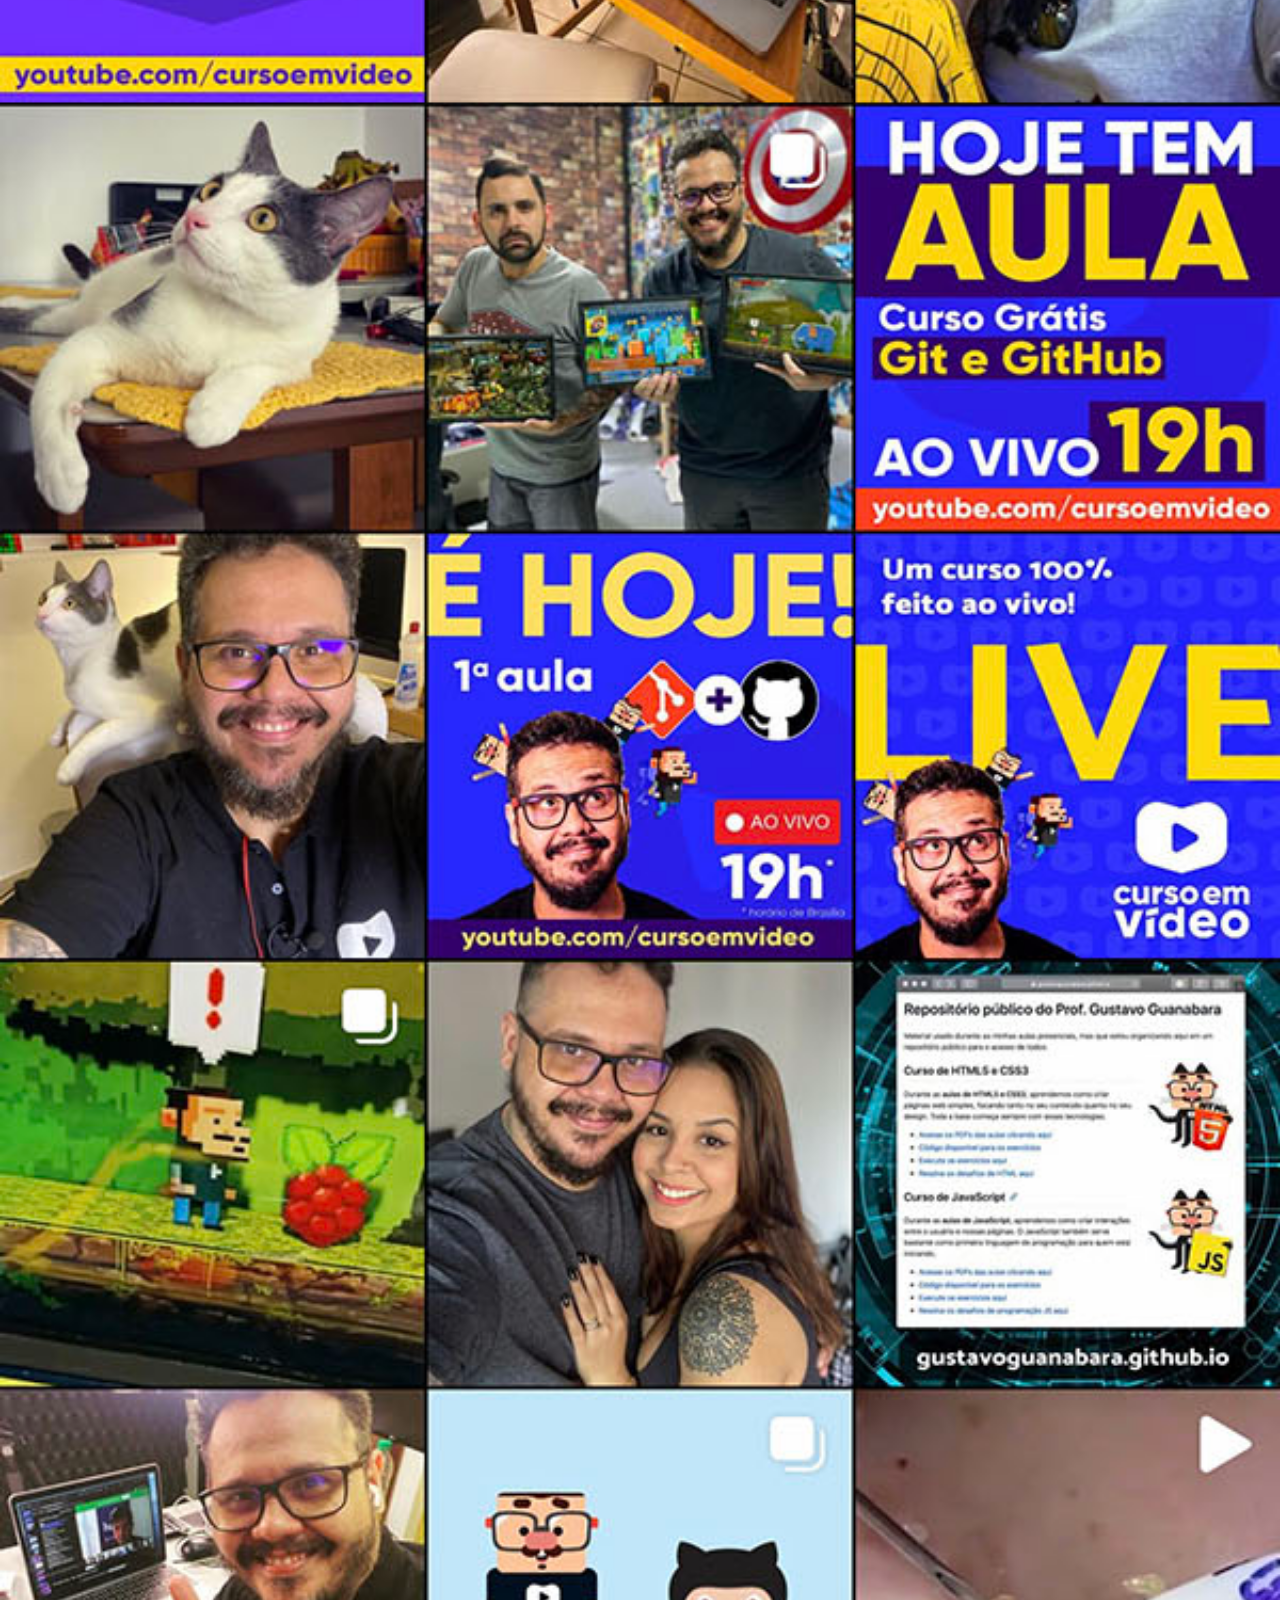
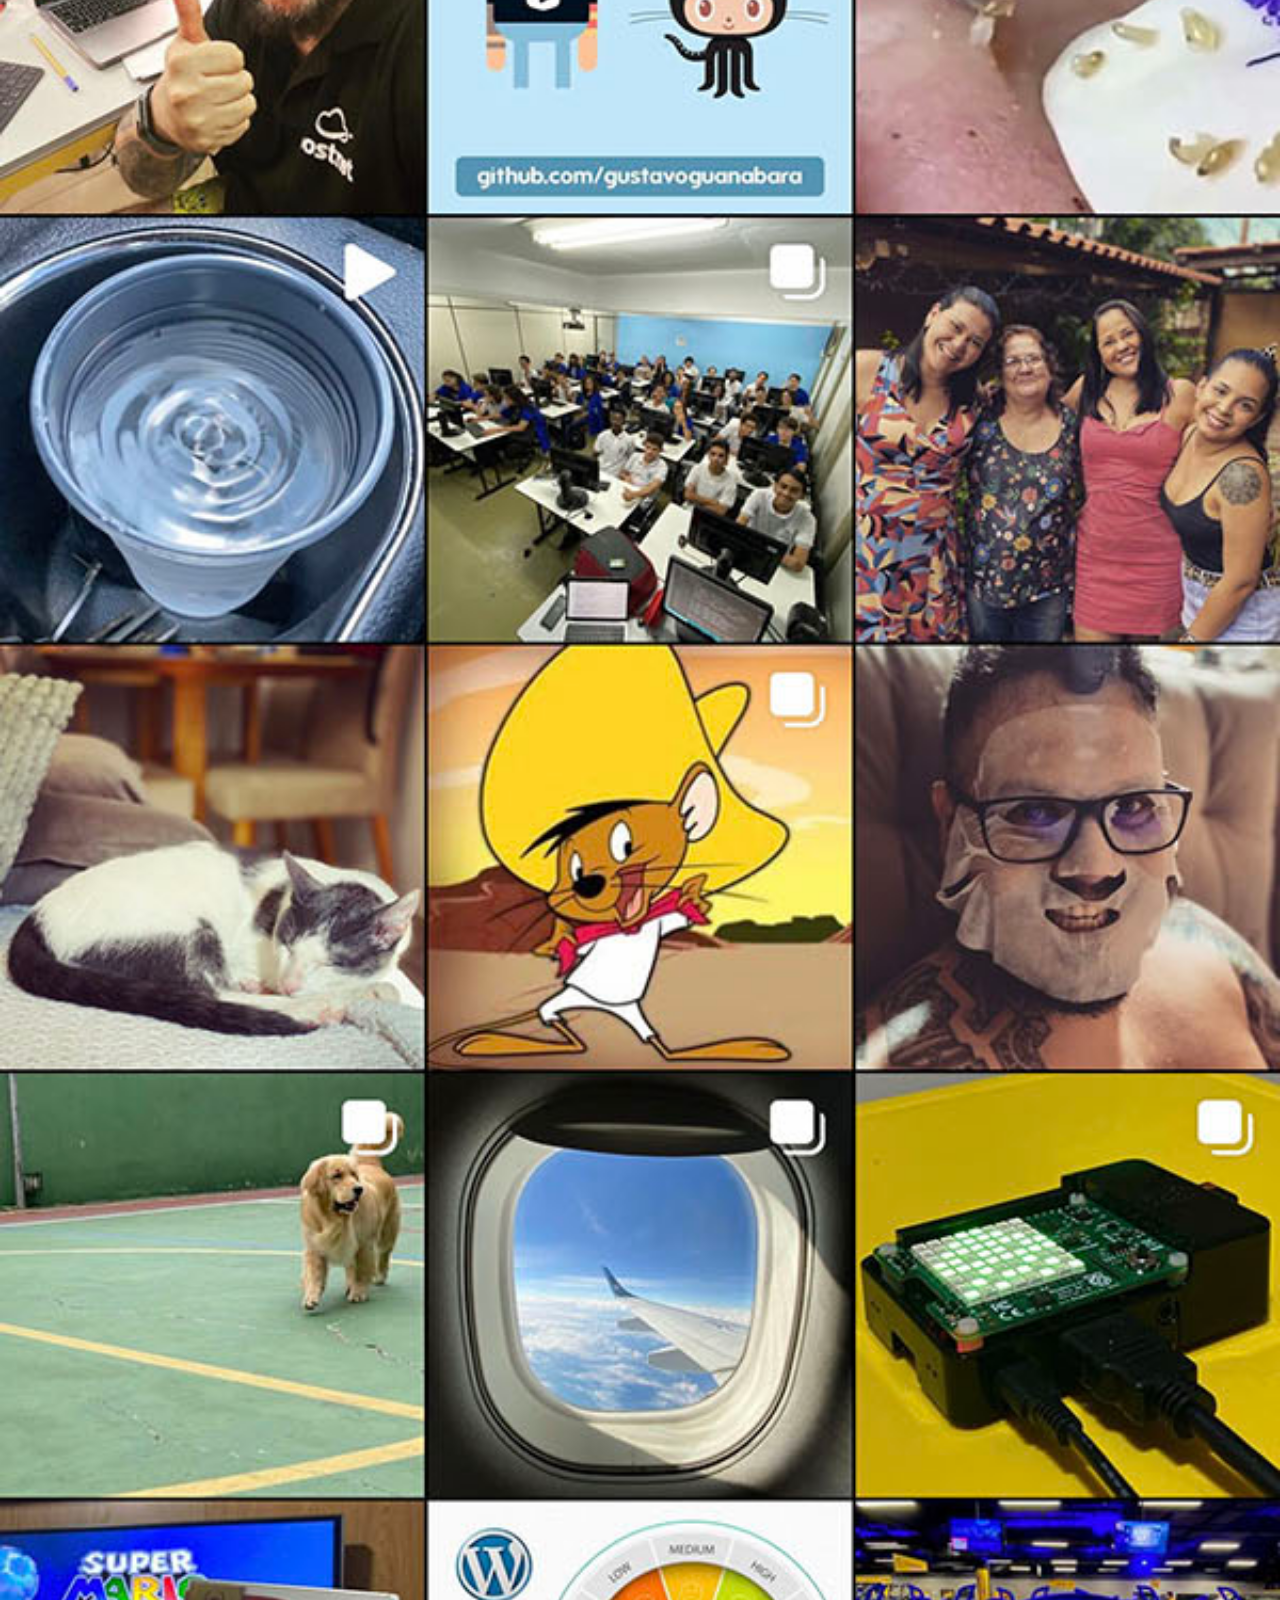
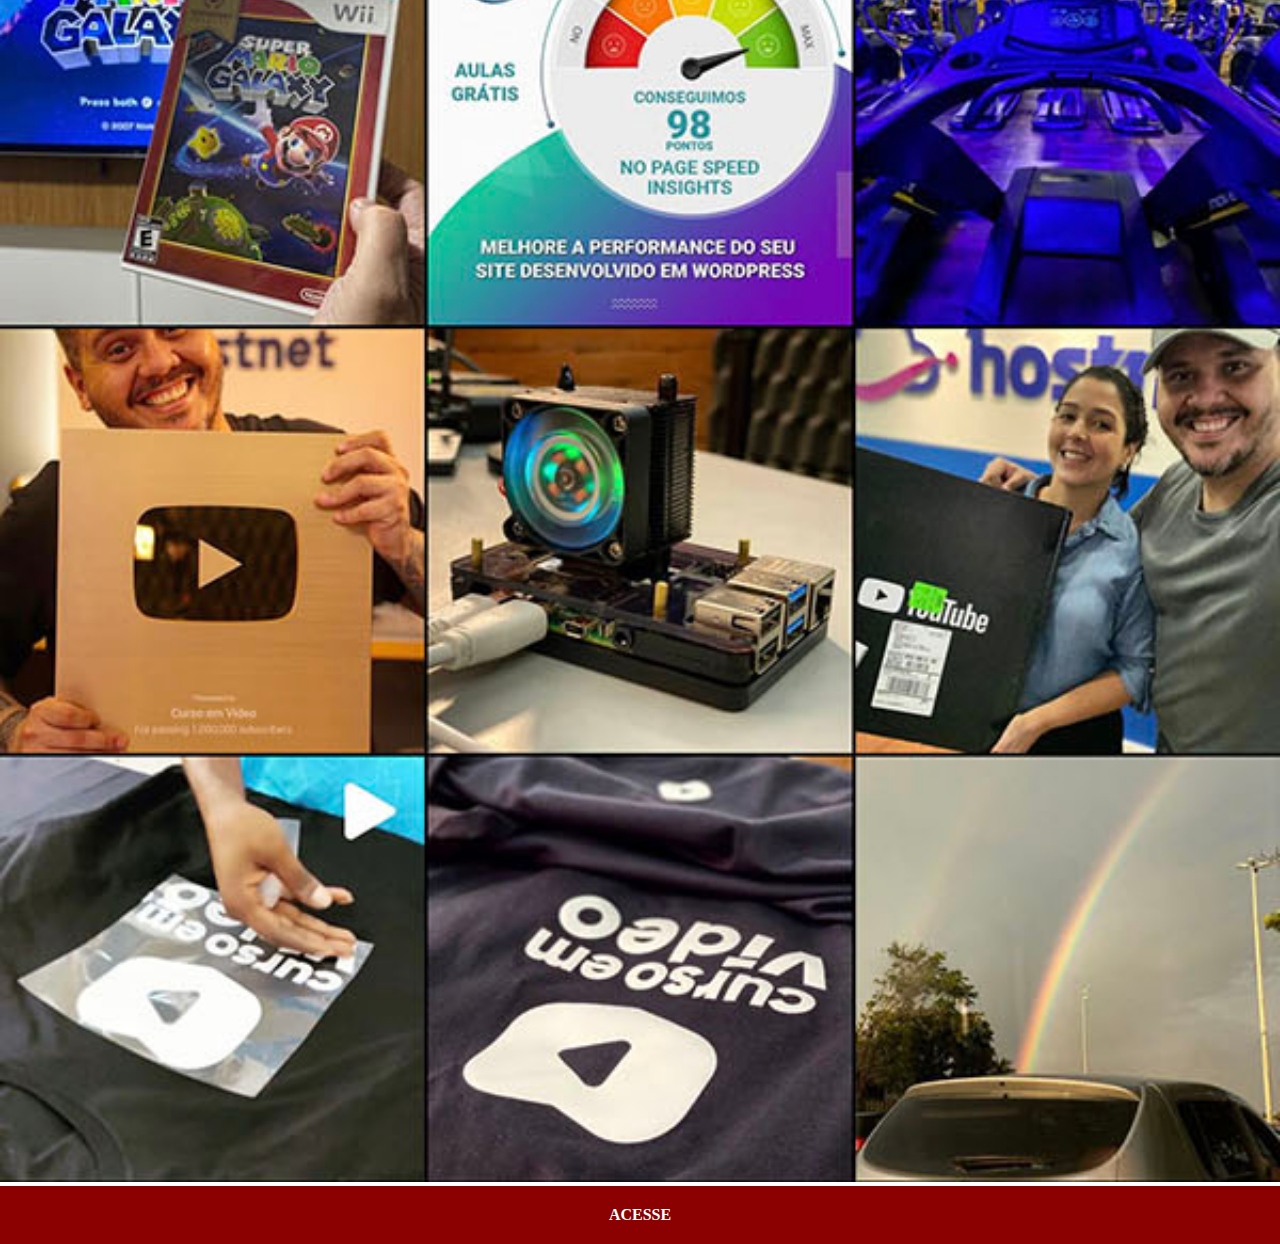
<file: instagram.html>
<!DOCTYPE html>
<html lang="pt-br">
<head>
    <meta charset="UTF-8">
    <meta name="viewport" content="width=device-width, initial-scale=1.0">
    <link rel="stylesheet" href="estilos/social.css">
    <title>Instagram</title>
</head>
<body>
    <img src="imagens/tela-instagram.jpg" alt="">
    <a href="">ACESSE</a>
</body>
</html>
</file>
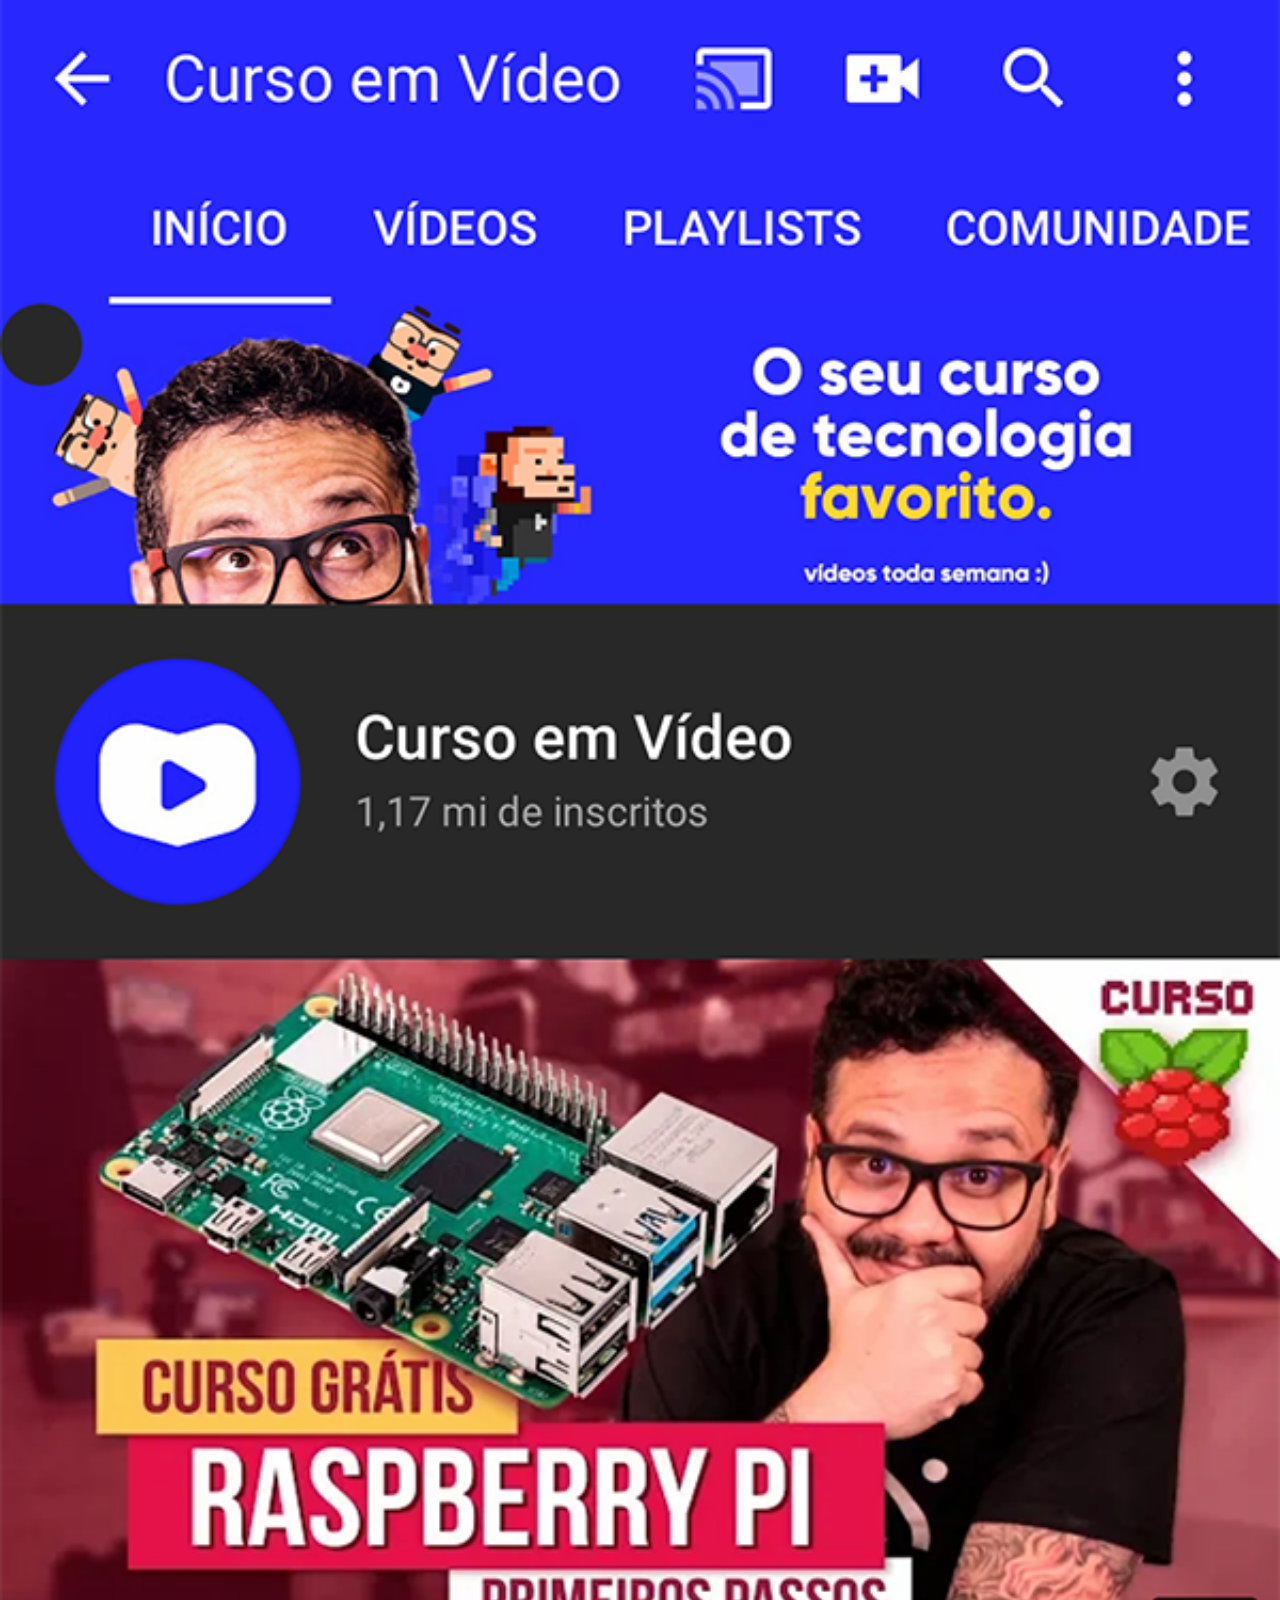
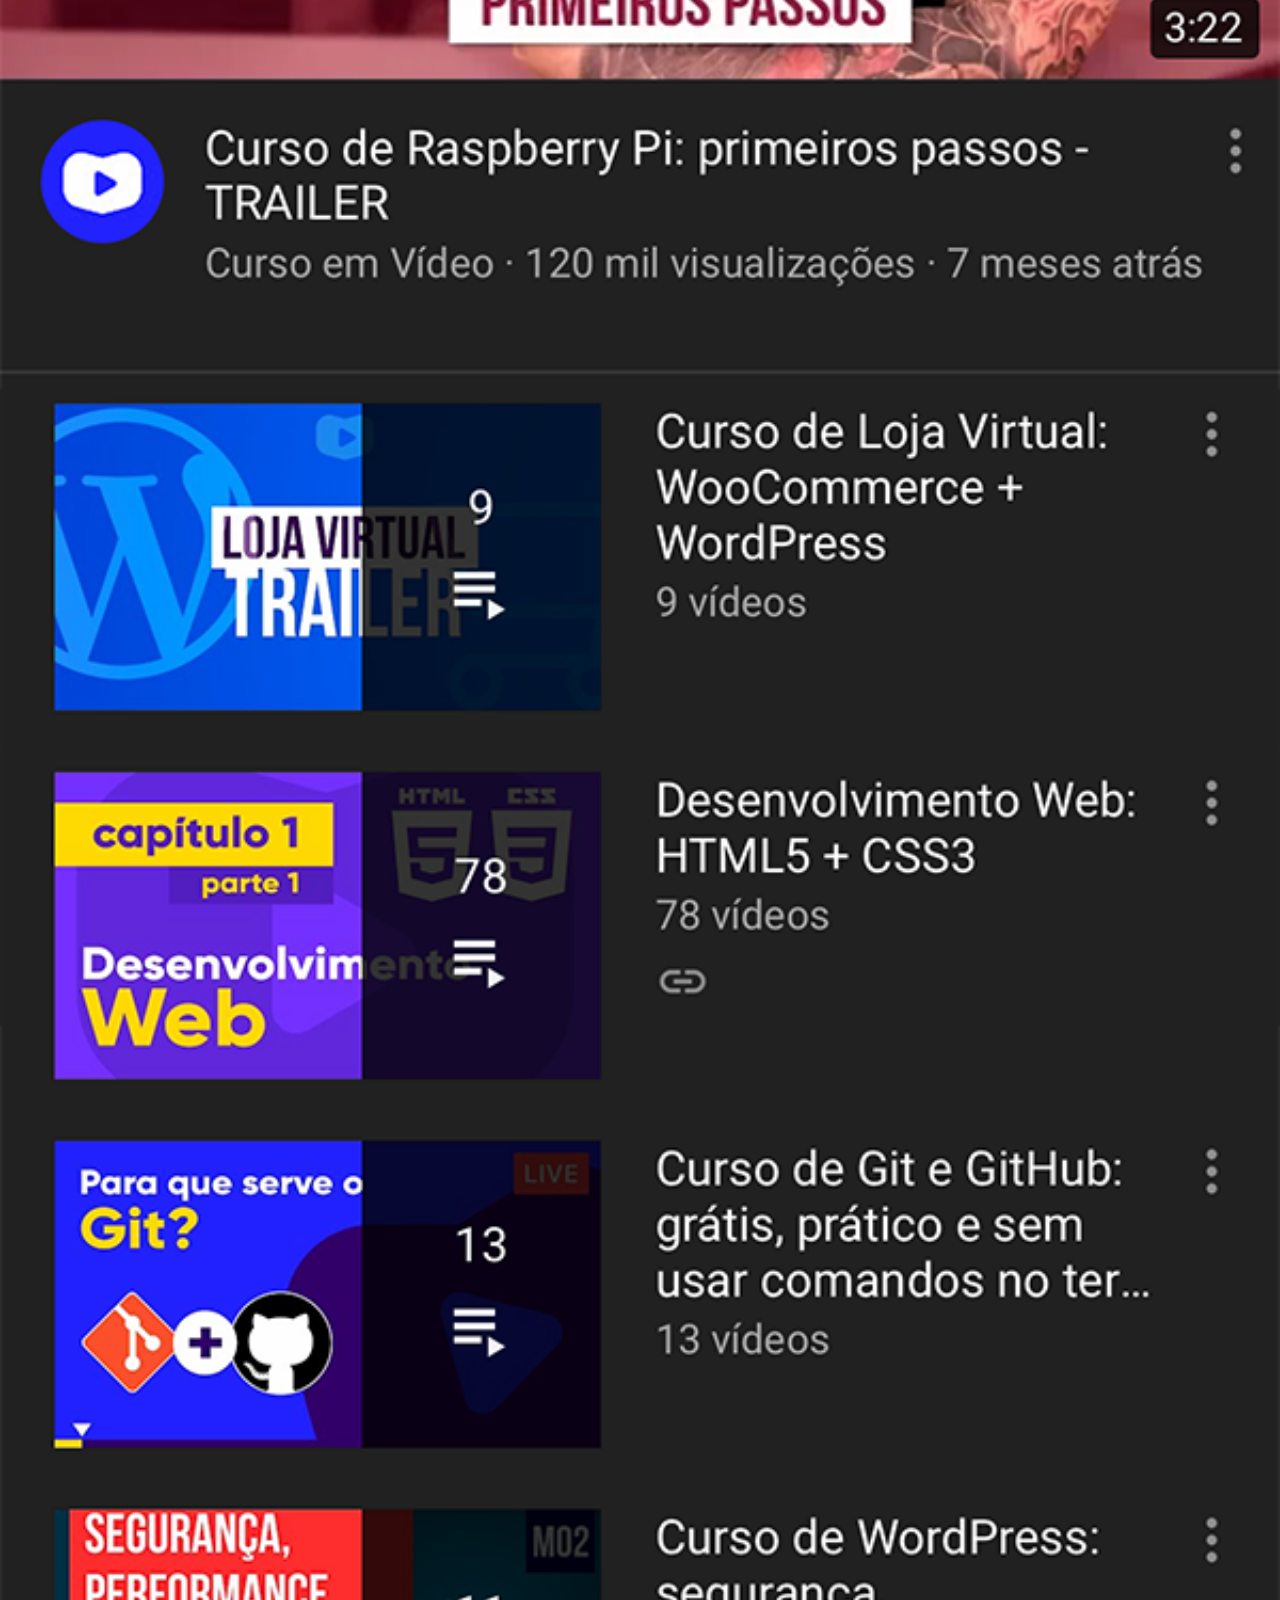
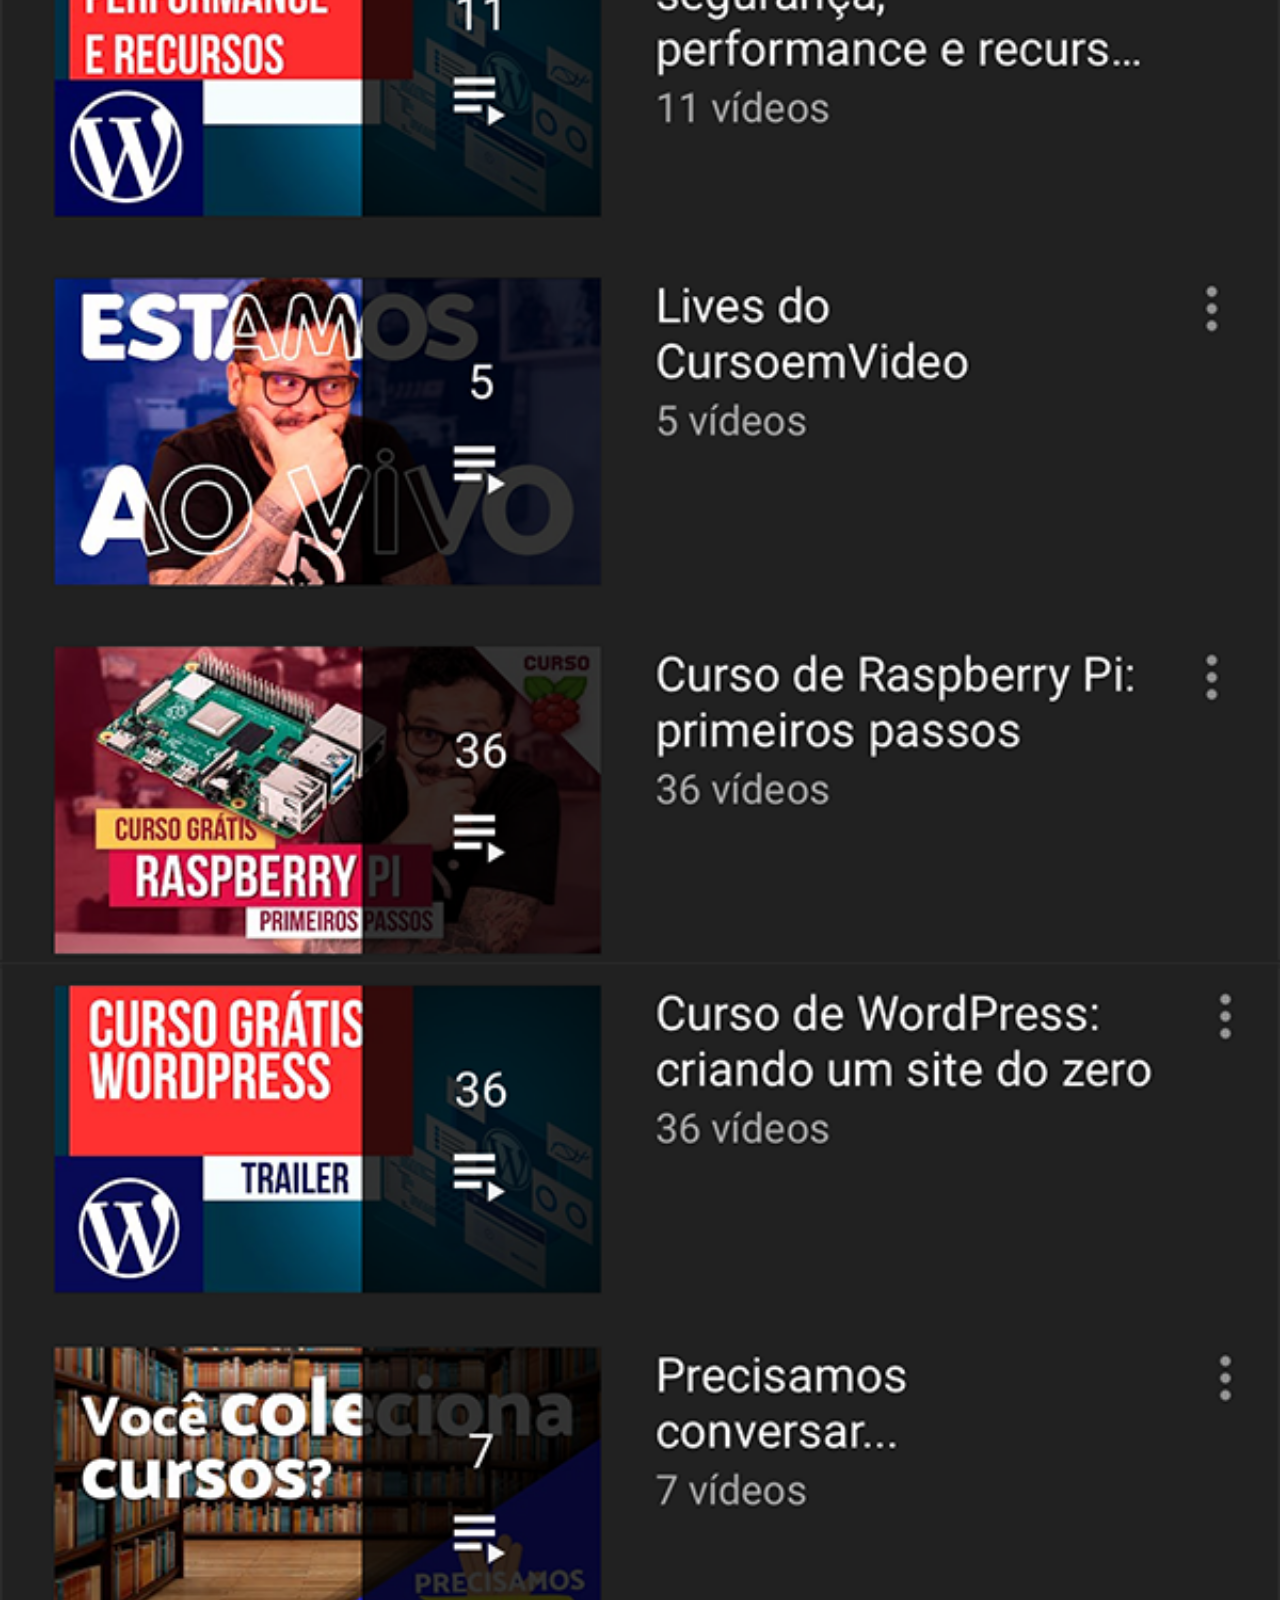
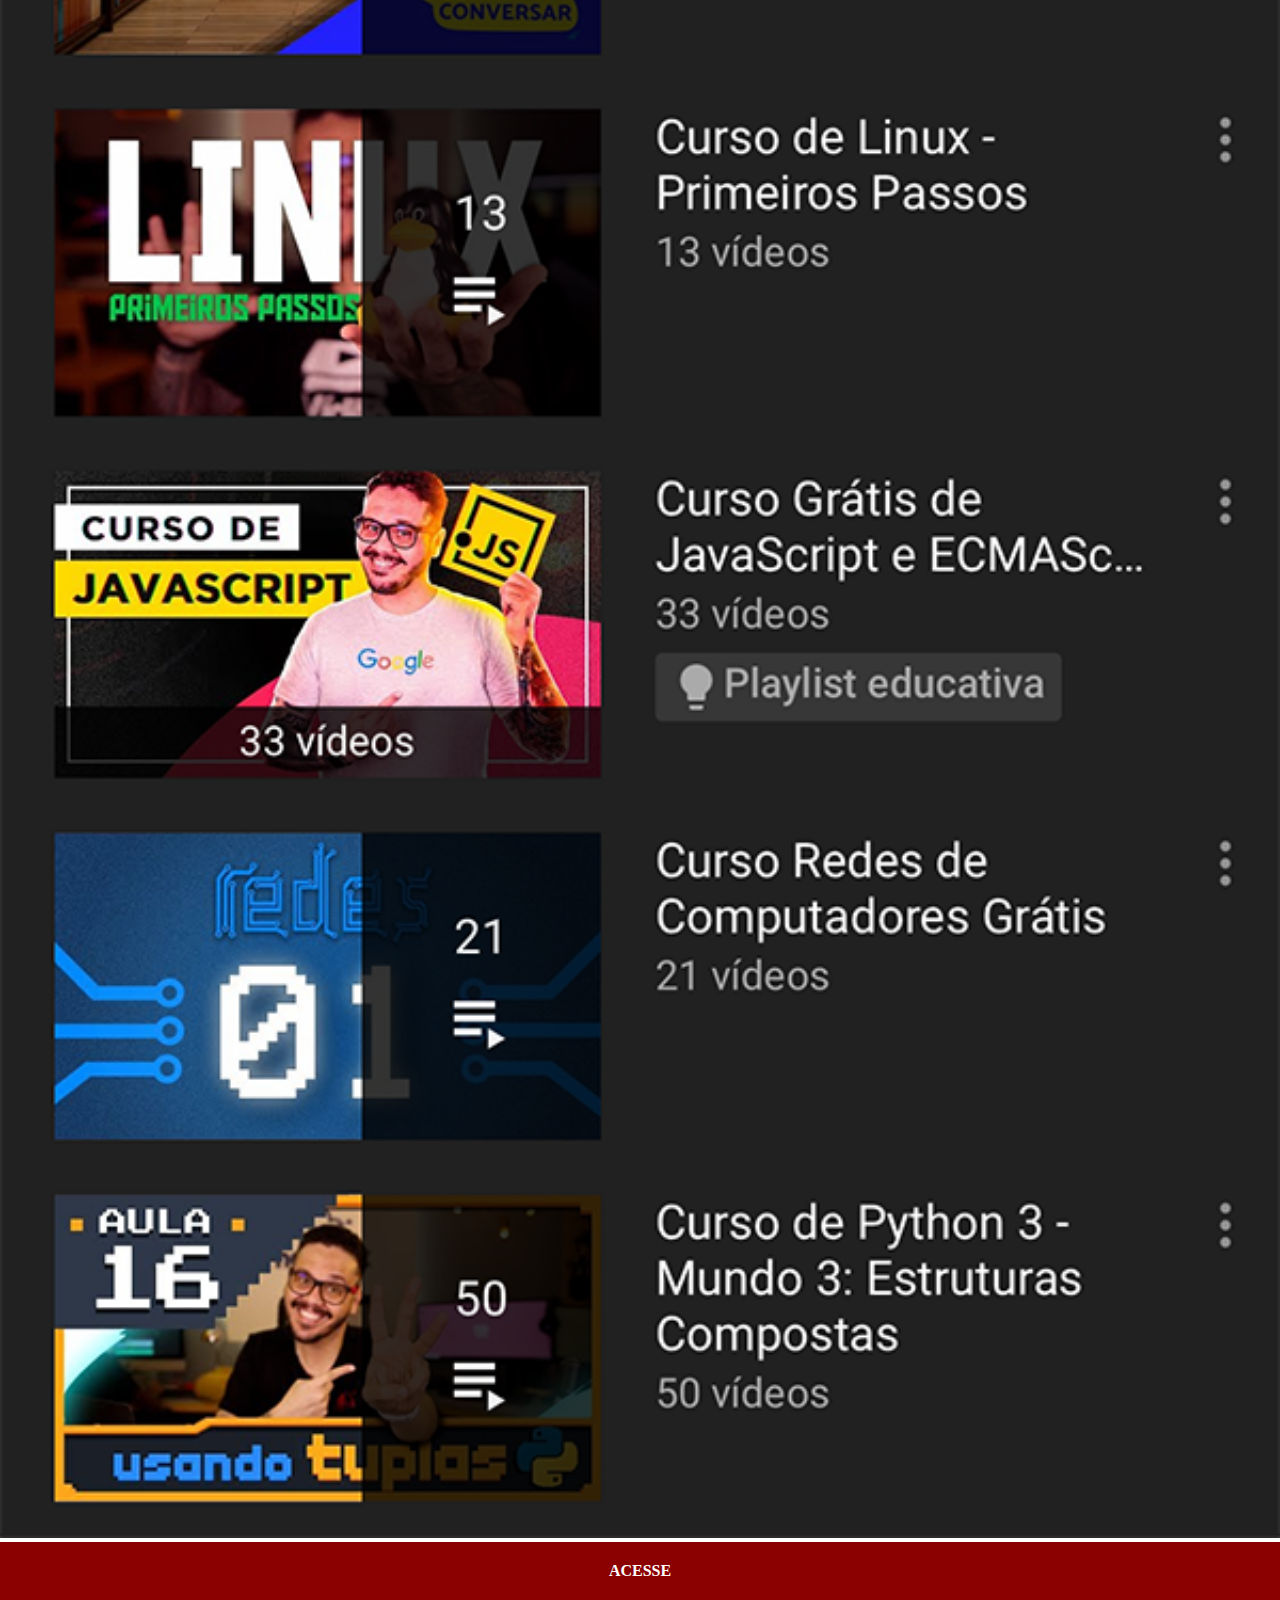
<file: youtube.html>
<!DOCTYPE html>
<html lang="pt-br">
<head>
    <meta charset="UTF-8">
    <meta name="viewport" content="width=device-width, initial-scale=1.0">
    <link rel="stylesheet" href="estilos/social.css">
    <title>YouTube</title>
</head>
<body>
    <img src="imagens/tela-youtube.png" alt="">
    <a href="https://www.youtube.com/" target="_blank">ACESSE</a>

</body>
</html>
</file>
<file: estilos/social.css>
* {
    margin: 0px;
    padding: 0px;
}


::-webkit-scrollbar {
    width: 0px;
    height: 0px;
    /* essa pseudo classe retira as barras de rolagem */
}

img {
    width: 100vw;

}

a {
    display: block;
    background-color: darkred;
    color: white;
    text-align: center;
    padding: 20px;
    text-decoration: none;
    font-weight: bolder;

}

a:hover {
    background-color: red;
    
}
</file>
<file: estilos/style.css>
@charset "utf-8";
/* @charset "utf-8"; para caracteres especiais */

* {
    margin: 0px;
    padding: 0px;
    font-family: Arial, Helvetica, sans-serif;
    /* 
    Configuração de reset de parâmetros de margem e preenchimento.
    */
}

html, body {
    height: 100vh; /*altura da viewport*/
    width: 100vw; /*largura da viewport*/
    background-color: black;
}

body {
    background: url("../imagens/fundo-madeira.jpg")  top center;
    background-size: cover;
    background-attachment: fixed;
    
}

main {
    position: relative; /*para poder organizar a centralização dos elementos*/
    height: 100vh;
}

section#telefone {
    position: absolute;
    top: 50%;
    left: 50%;
    transform: translate(-50%, -50%);
    height: 627px;
    width: 311px;
    background: url("../imagens/frame-iphone.png") no-repeat;
    background-size: cover;
    
}

iframe#tela {
    position: relative;
    top: 80px;
    left: 23px ;
    width: 265px;
    height: 471px
}

section#redes-sociais{
    text-align: right;
    
}

section#redes-sociais > a > img {
    width: 50px;
    margin: 10px;
    border-radius: 50%;
    box-shadow: 2px 2px 5px rgba(0, 0, 0, 0.404);
    box-sizing: border-box;
}

section#redes-sociais > a > img:hover {
    border: 2px solid rgba(255, 255, 255, 0.673);
    transform: translate(-3px, -3px);
    box-shadow: 5px 5px 10px rgba(0, 0, 0, 0.623);
}
</file>
